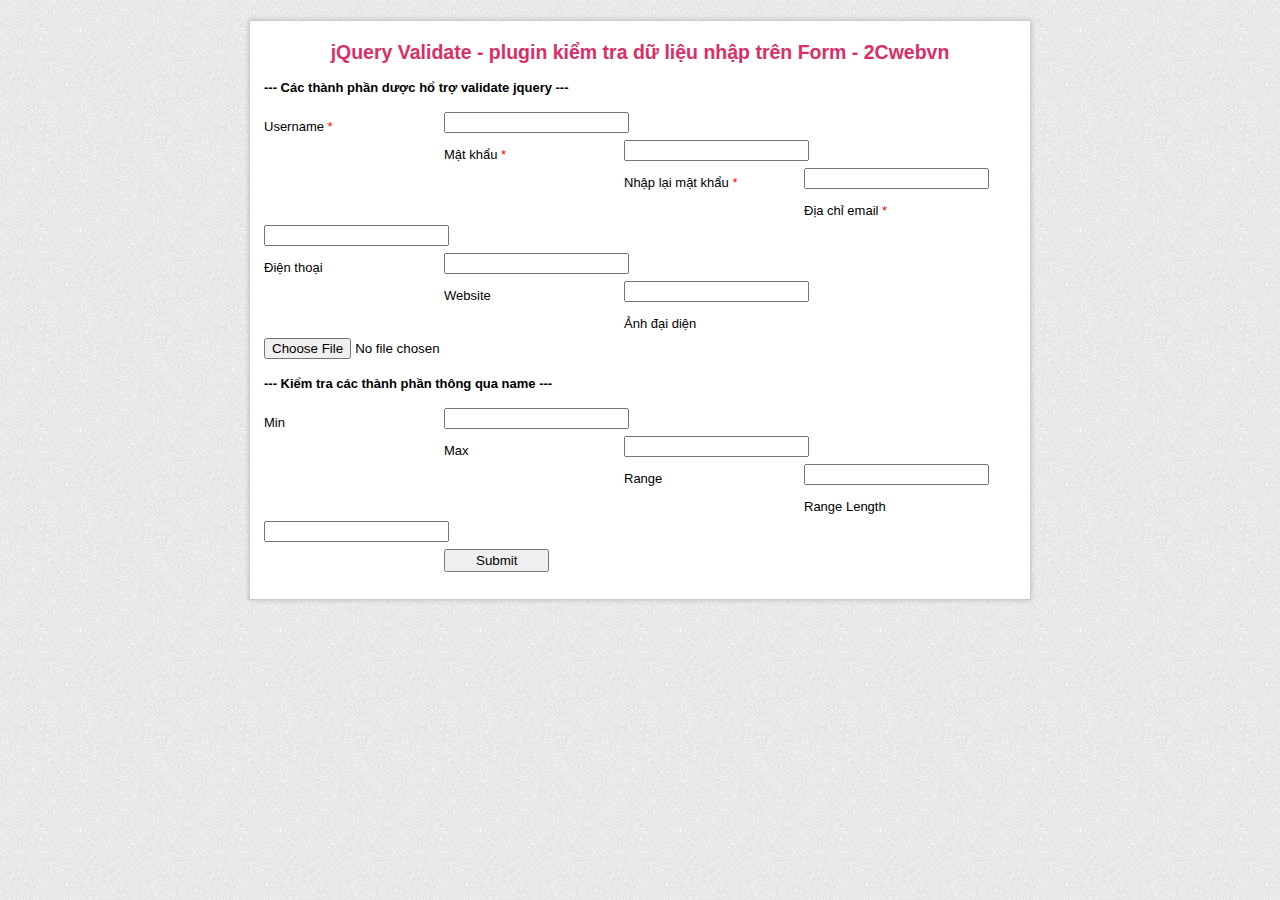
<file: WebApplication/Scripts/jquery-validate-plugin-2cwebvn/index.html>
<!DOCTYPE html PUBLIC "-//W3C//DTD XHTML 1.0 Transitional//EN" "http://www.w3.org/TR/xhtml1/DTD/xhtml1-transitional.dtd">
<html xmlns="http://www.w3.org/1999/xhtml" xml:lang="en" lang="en">
<head>
	<meta http-equiv="content-type" content="text/html; charset=utf-8" />
	<title>jQuery Validate - plugin kiểm tra dữ liệu nhập trên Form - 2Cwebvn</title>
	<link type="text/css" href="style.css" rel="stylesheet">	<script type="text/javascript" src="jquery-1.7.2.min.js"></script>	<script type="text/javascript" src="jquery.validate.min.js"></script>
	<script type="text/javascript" src="localization/messages_vi.js"></script>
	<script type="text/javascript">
		$(document).ready(function(){
			$("#contact").validate({
				errorElement: "span", // Định dạng cho thẻ HTML hiện thông báo lỗi
				rules: {
					cpassword: {
						equalTo: "#password" // So sánh trường cpassword với trường có id là password
					},
					min_field: { min: 5 }, //Giá trị tối thiểu
					max_field: { max : 10 }, //Giá trị tối đa
					range_field: { range: [4,10] }, //Giá trị trong khoảng từ 4 - 10
					rangelength_field: { rangelength: [4,10] } //Chiều dài chuỗi trong khoảng từ 4 - 10 ký tự
				}
			});
		});
	</script>
</head>
<body>
<div id="container">
	<form id="contact" method="post" action="submit.html" enctype="multipart/form-data" class="contact-form" >
		<center><h2>jQuery Validate - plugin kiểm tra dữ liệu nhập trên Form - 2Cwebvn</h2></center>
		<ul>
			<li class="tt">--- Các thành phần dược hổ trợ validate jquery ---</li>
			<li>
				<label for="name">Username <span class="rq"> * </span></label>
				<input class="required" minlength="6" id="username" name="username" type="text" class="text" />
			</li>
			<li>
				<label for="name">Mật khẩu <span class="rq"> * </span></label>
				<input class="required" minlength="6" id="password" name="password" type="text" class="text"/>
			</li><li>
				<label for="name">Nhập lại mật khẩu <span class="rq"> * </span></label>
				<input class="required" name="cpassword" type="text" class="text" tabindex="3" />
			</li>
			<li>
				<label for="email">Địa chỉ email <span class="rq"> * </span></label>
				<input class="required email" id="email" name="email" type="text" class="text"/>
			</li>
			<li>
				<label for="mobi">Điện thoại</label>
				<input id="mobi" class="digits" maxlength="12" name="mobi" type="text" class="text"/>
			</li>
			<li>
				<label for="url">Website</label>
				<input id="url" class="url" name="url" type="text" class="text" tabindex="6" />
			</li>
			<li>
				<label for="file">Ảnh đại diện</label>
				<input type="file" accept="rar|zip|txt|jpeg|gif|png" />
			</li>
			
			<li class="tt">--- Kiểm tra các thành phần thông qua name ---</li>
			<li>
				<label for="min">Min</label>
				<input id="min_field" name="min_field" type="text"  />
			</li>
			<li>
				<label for="max">Max</label>
				<input id="max_field" name="max_field" type="text"  />
			</li>
			<li>
				<label for="range">Range</label>
				<input id="range_field" name="range_field" type="text"  />
			</li>
			<li>
				<label for="rangelength">Range Length</label>
				<input id="rangelength_field" name="rangelength_field" type="text"  />
			</li>
			
			<li>
				<input name="send" class="btTxt submit" type="submit" value="Submit"/>
			</li>
		</ul>
	</form> 
</div><!--End container-->
</body>
</html>
</file>
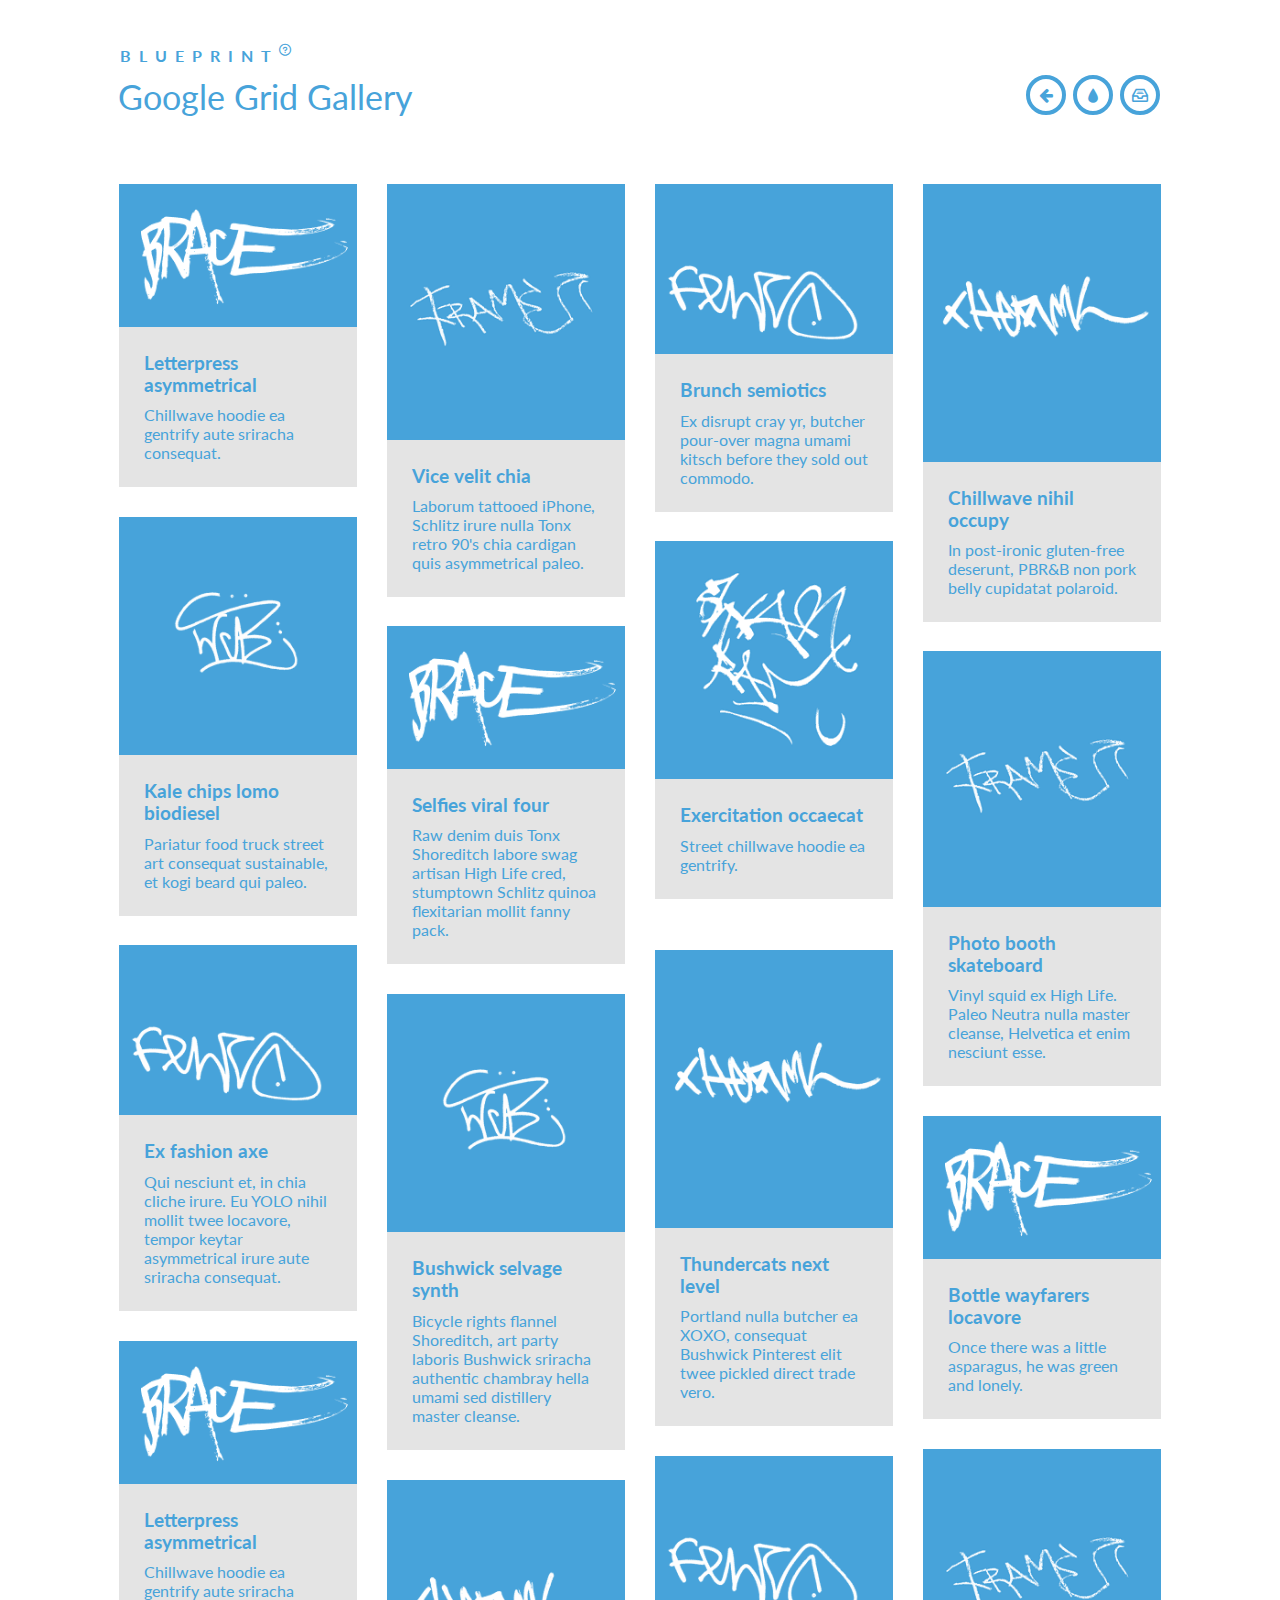
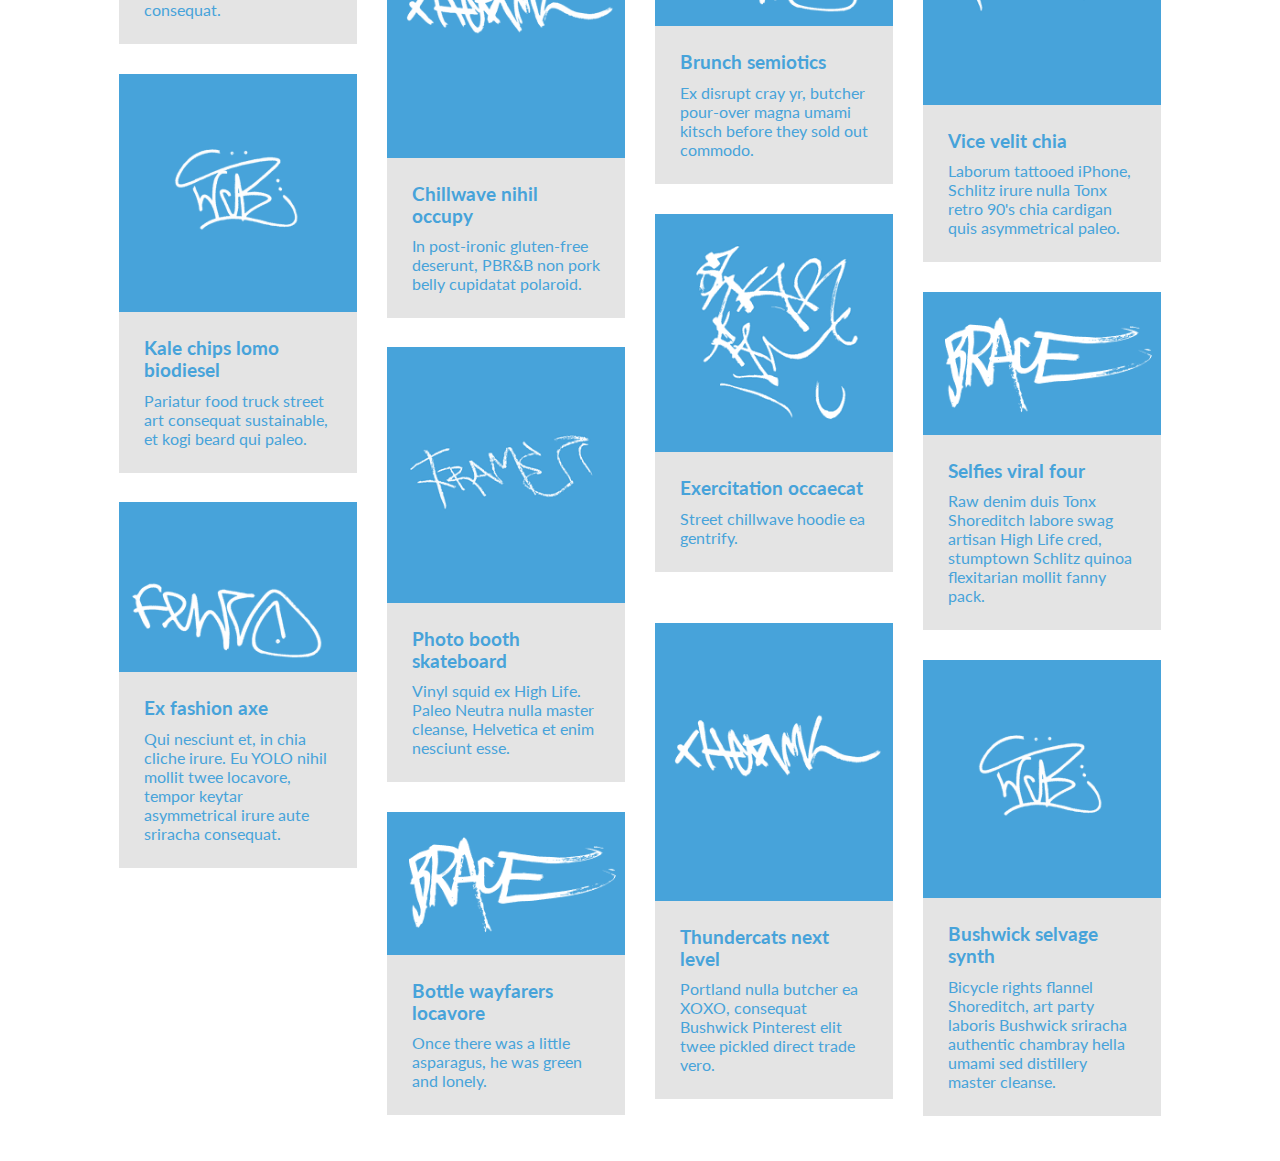
<file: WebApplication/Content/assets/GridGallery/index.html>
<!DOCTYPE html>
<html lang="en" class="no-js">
	<head>
		<meta charset="UTF-8" />
		<meta http-equiv="X-UA-Compatible" content="IE=edge,chrome=1"> 
		<meta name="viewport" content="width=device-width, initial-scale=1.0"> 
		<title>Blueprint: Google Grid Gallery</title>
		<meta name="description" content="Blueprint: Blueprint: Google Grid Gallery" />
		<meta name="keywords" content="google getting started gallery, image gallery, image grid, template, masonry" />
		<meta name="author" content="Codrops" />
		<link rel="shortcut icon" href="../favicon.ico">
		<link rel="stylesheet" type="text/css" href="css/demo.css" />
		<link rel="stylesheet" type="text/css" href="css/component.css" />
		<script src="js/modernizr.custom.js"></script>
	</head>
	<body>
		<div class="container">
			<header class="clearfix">
				<span>Blueprint <span class="bp-icon bp-icon-about" data-content="The Blueprints are a collection of basic and minimal website concepts, components, plugins and layouts with minimal style for easy adaption and usage, or simply for inspiration."></span></span>
				<h1>Google Grid Gallery</h1>
				<nav>
					<a href="http://tympanus.net/Blueprints/FullWidthTabs/" class="bp-icon bp-icon-prev" data-info="previous Blueprint"><span>Previous Blueprint</span></a>
					<!--a href="" class="bp-icon bp-icon-next" data-info="next Blueprint"><span>Next Blueprint</span></a-->
					<a href="http://tympanus.net/codrops/?p=18699" class="bp-icon bp-icon-drop" data-info="back to the Codrops article"><span>back to the Codrops article</span></a>
					<a href="http://tympanus.net/codrops/category/blueprints/" class="bp-icon bp-icon-archive" data-info="Blueprints archive"><span>Go to the archive</span></a>
				</nav>
			</header>
			<div id="grid-gallery" class="grid-gallery">
				<section class="grid-wrap">
					<ul class="grid">
						<li class="grid-sizer"></li><!-- for Masonry column width -->
						<li>
							<figure>
								<img src="img/thumb/1.png" alt="img01"/>
								<figcaption><h3>Letterpress asymmetrical</h3><p>Chillwave hoodie ea gentrify aute sriracha consequat.</p></figcaption>
							</figure>
						</li>
						<li>
							<figure>
								<img src="img/thumb/2.png" alt="img02"/>
								<figcaption><h3>Vice velit chia</h3><p>Laborum tattooed iPhone, Schlitz irure nulla Tonx retro 90's chia cardigan quis asymmetrical paleo. </p></figcaption>
							</figure>
						</li>
						<li>
							<figure>
								<img src="img/thumb/3.png" alt="img03"/>
								<figcaption><h3>Brunch semiotics</h3><p>Ex disrupt cray yr, butcher pour-over magna umami kitsch before they sold out commodo.</p></figcaption>
							</figure>
						</li>
						<li>
							<figure>
								<img src="img/thumb/4.png" alt="img04"/>
								<figcaption><h3>Chillwave nihil occupy</h3><p>In post-ironic gluten-free deserunt, PBR&amp;B non pork belly cupidatat polaroid. </p></figcaption>
							</figure>
						</li>
						<li>
							<figure>
								<img src="img/thumb/5.png" alt="img05"/>
								<figcaption><h3>Kale chips lomo biodiesel</h3><p>Pariatur food truck street art consequat sustainable, et kogi beard qui paleo. </p></figcaption>
							</figure>
						</li>
						<li>
							<figure>
								<img src="img/thumb/6.png" alt="img06"/>
								<figcaption><h3>Exercitation occaecat</h3><p>Street chillwave hoodie ea gentrify.</p></figcaption>
							</figure>
						</li>
						<li>
							<figure>
								<img src="img/thumb/1.png" alt="img01"/>
								<figcaption><h3>Selfies viral four</h3><p>Raw denim duis Tonx Shoreditch labore swag artisan High Life cred, stumptown Schlitz quinoa flexitarian mollit fanny pack.</p></figcaption>
							</figure>
						</li>
						<li>
							<figure>
								<img src="img/thumb/2.png" alt="img02"/>
								<figcaption><h3>Photo booth skateboard</h3><p>Vinyl squid ex High Life. Paleo Neutra nulla master cleanse, Helvetica et enim nesciunt esse.</p></figcaption>
							</figure>
						</li>
						<li>
							<figure>
								<img src="img/thumb/3.png" alt="img03"/>
								<figcaption><h3>Ex fashion axe</h3><p>Qui nesciunt et, in chia cliche irure. Eu YOLO nihil mollit twee locavore, tempor keytar asymmetrical irure aute sriracha consequat.</p></figcaption>
							</figure>
						</li>
						<li>
							<figure>
								<img src="img/thumb/4.png" alt="img04"/>
								<figcaption><h3>Thundercats next level</h3><p>Portland nulla butcher ea XOXO, consequat Bushwick Pinterest elit twee pickled direct trade vero. </p></figcaption>
							</figure>
						</li>
						<li>
							<figure>
								<img src="img/thumb/5.png" alt="img05"/>
								<figcaption><h3>Bushwick selvage synth</h3><p>Bicycle rights flannel Shoreditch, art party laboris Bushwick sriracha authentic chambray hella umami sed distillery master cleanse.</p></figcaption>
							</figure>
						</li>
						<li>
							<figure>
								<img src="img/thumb/1.png" alt="img01"/>
								<figcaption><h3>Bottle wayfarers locavore</h3><p>Once there was a little asparagus, he was green and lonely.</p></figcaption>
							</figure>
						</li>
						<li>
							<figure>
								<img src="img/thumb/1.png" alt="img01"/>
								<figcaption><h3>Letterpress asymmetrical</h3><p>Chillwave hoodie ea gentrify aute sriracha consequat.</p></figcaption>
							</figure>
						</li>
						<li>
							<figure>
								<img src="img/thumb/2.png" alt="img02"/>
								<figcaption><h3>Vice velit chia</h3><p>Laborum tattooed iPhone, Schlitz irure nulla Tonx retro 90's chia cardigan quis asymmetrical paleo. </p></figcaption>
							</figure>
						</li>
						<li>
							<figure>
								<img src="img/thumb/3.png" alt="img03"/>
								<figcaption><h3>Brunch semiotics</h3><p>Ex disrupt cray yr, butcher pour-over magna umami kitsch before they sold out commodo.</p></figcaption>
							</figure>
						</li>
						<li>
							<figure>
								<img src="img/thumb/4.png" alt="img04"/>
								<figcaption><h3>Chillwave nihil occupy</h3><p>In post-ironic gluten-free deserunt, PBR&amp;B non pork belly cupidatat polaroid. </p></figcaption>
							</figure>
						</li>
						<li>
							<figure>
								<img src="img/thumb/5.png" alt="img05"/>
								<figcaption><h3>Kale chips lomo biodiesel</h3><p>Pariatur food truck street art consequat sustainable, et kogi beard qui paleo. </p></figcaption>
							</figure>
						</li>
						<li>
							<figure>
								<img src="img/thumb/6.png" alt="img06"/>
								<figcaption><h3>Exercitation occaecat</h3><p>Street chillwave hoodie ea gentrify.</p></figcaption>
							</figure>
						</li>
						<li>
							<figure>
								<img src="img/thumb/1.png" alt="img01"/>
								<figcaption><h3>Selfies viral four</h3><p>Raw denim duis Tonx Shoreditch labore swag artisan High Life cred, stumptown Schlitz quinoa flexitarian mollit fanny pack.</p></figcaption>
							</figure>
						</li>
						<li>
							<figure>
								<img src="img/thumb/2.png" alt="img02"/>
								<figcaption><h3>Photo booth skateboard</h3><p>Vinyl squid ex High Life. Paleo Neutra nulla master cleanse, Helvetica et enim nesciunt esse.</p></figcaption>
							</figure>
						</li>
						<li>
							<figure>
								<img src="img/thumb/3.png" alt="img03"/>
								<figcaption><h3>Ex fashion axe</h3><p>Qui nesciunt et, in chia cliche irure. Eu YOLO nihil mollit twee locavore, tempor keytar asymmetrical irure aute sriracha consequat.</p></figcaption>
							</figure>
						</li>
						<li>
							<figure>
								<img src="img/thumb/4.png" alt="img04"/>
								<figcaption><h3>Thundercats next level</h3><p>Portland nulla butcher ea XOXO, consequat Bushwick Pinterest elit twee pickled direct trade vero. </p></figcaption>
							</figure>
						</li>
						<li>
							<figure>
								<img src="img/thumb/5.png" alt="img05"/>
								<figcaption><h3>Bushwick selvage synth</h3><p>Bicycle rights flannel Shoreditch, art party laboris Bushwick sriracha authentic chambray hella umami sed distillery master cleanse.</p></figcaption>
							</figure>
						</li>
						<li>
							<figure>
								<img src="img/thumb/1.png" alt="img01"/>
								<figcaption><h3>Bottle wayfarers locavore</h3><p>Once there was a little asparagus, he was green and lonely.</p></figcaption>
							</figure>
						</li>
					</ul>
				</section><!-- // grid-wrap -->
				<section class="slideshow">
					<ul>
						<li>
							<figure>
								<figcaption>
									<h3>Letterpress asymmetrical</h3>
									<p>Kale chips lomo biodiesel stumptown Godard Tumblr, mustache sriracha tattooed cray aute slow-carb placeat delectus. Letterpress asymmetrical fanny pack art party est pour-over skateboard anim quis, ullamco craft beer.</p>
								</figcaption>
								<img src="img/large/1.png" alt="img01"/>
							</figure>
						</li>
						<li>
							<figure>
								<figcaption>
									<h3>Vice velit chia</h3>
									<p>Chillwave Echo Park Etsy organic Cosby sweater seitan authentic pour-over. Occupy wolf selvage bespoke tattooed, cred sustainable Odd Future hashtag butcher.</p>
								</figcaption>
								<img src="img/large/2.png" alt="img02"/>
							</figure>
						</li>
						<li>
							<figure>
								<figcaption>
									<h3>Brunch semiotics</h3>
									<p>IPhone PBR polaroid before they sold out meh you probably haven't heard of them leggings tattooed tote bag, butcher paleo next level single-origin coffee photo booth.</p>
								</figcaption>
								<img src="img/large/3.png" alt="img03"/>
							</figure>
						</li>
						<li>
							<figure>
								<figcaption>
									<h3>Chillwave nihil occupy</h3>
									<p>Vice cliche locavore mumblecore vegan wayfarers asymmetrical letterpress hoodie mustache. Shabby chic lomo polaroid, scenester 8-bit Portland Pitchfork VHS tote bag.</p>
								</figcaption>
								<img src="img/large/4.png" alt="img04"/>
							</figure>
						</li>
						<li>
							<figure>
								<figcaption>
									<h3>Kale chips lomo biodiesel</h3>
									<p>Chambray Schlitz pug YOLO, PBR Tumblr semiotics. Flexitarian YOLO ennui Blue Bottle, forage dreamcatcher chillwave put a bird on it craft beer Etsy.</p>
								</figcaption>
								<img src="img/large/5.png" alt="img05"/>
							</figure>
						</li>
						<li>
							<figure>
								<figcaption>
									<h3>Exercitation occaecat</h3>
									<p>Cosby sweater hella lomo Thundercats VHS occupy High Life. Synth pop-up readymade single-origin coffee, fanny pack tousled retro. Fingerstache mlkshk ugh hashtag, church-key ethnic street art pug yr.</p>
								</figcaption>
								<img src="img/large/6.png" alt="img06"/>
							</figure>
						</li>
						<li>
							<figure>
								<figcaption>
									<h3>Selfies viral four</h3>
									<p>Ethnic readymade pug, small batch XOXO Odd Future normcore kogi food truck craft beer single-origin coffee banh mi photo booth raw denim. XOXO messenger bag pug VHS. Forage gluten-free polaroid, twee hoodie chillwave Helvetica.</p>
								</figcaption>
								<img src="img/large/1.png" alt="img01"/>
							</figure>
						</li>
						<li>
							<figure>
								<figcaption>
									<h3>Photo booth skateboard</h3>
									<p>Thundercats pour-over four loko skateboard Brooklyn, Etsy sriracha leggings dreamcatcher narwhal authentic 3 wolf moon synth Portland. Shabby chic photo booth Blue Bottle keffiyeh, McSweeney's roof party Carles.</p>
								</figcaption>
								<img src="img/large/2.png" alt="img02"/>
							</figure>
						</li>
						<li>
							<figure>
								<figcaption>
									<h3>Ex fashion axe</h3>
									<p>Ennui Blue Bottle shabby chic, organic butcher High Life tattooed meggings jean shorts Brooklyn sartorial polaroid. Cray raw denim +1, bespoke High Life Odd Future banh mi chillwave Marfa kogi disrupt paleo direct trade 90's Godard. </p>
								</figcaption>
								<img src="img/large/3.png" alt="img03"/>
							</figure>
						</li>
						<li>
							<figure>
								<figcaption>
									<h3>Thundercats next level</h3>
									<p>Typewriter authentic PBR, iPhone mixtape fixie post-ironic fingerstache Pitchfork artisan. Wayfarers master cleanse occupy, Tonx lo-fi swag Truffaut irony whatever Blue Bottle readymade PBR gluten-free. Lomo Pinterest Banksy fap. Retro ennui you probably haven't heard of them iPhone, PBR fashion axe polaroid.</p>
								</figcaption>
								<img src="img/large/4.png" alt="img04"/>
							</figure>
						</li>
						<li>
							<figure>
								<figcaption>
									<h3>Bushwick selvage synth</h3>
									<p>Schlitz deserunt pour-over consectetur. Selfies plaid asymmetrical farm-to-table, cred gastropub photo booth narwhal non roof party velit raw denim slow-carb meggings pug. Tempor post-ironic seitan cliche bicycle rights. Meh viral Williamsburg, quinoa 8-bit kale chips YOLO Marfa accusamus.</p>
								</figcaption>
								<img src="img/large/5.png" alt="img05"/>
							</figure>
						</li>
						<li>
							<figure>
								<figcaption>
									<h3>Bottle wayfarers locavore</h3>
									<p>Aliqua High Life art party fixie farm-to-table. Kitsch Echo Park shabby chic, narwhal fugiat Cosby sweater asymmetrical gastropub tofu. Authentic minim Pinterest Blue Bottle beard, aliqua chia XOXO dolor freegan banh mi vegan fugiat.</p>
								</figcaption>
								<img src="img/large/1.png" alt="img01"/>
							</figure>
						</li>
						<li>
							<figure>
								<figcaption>
									<h3>Letterpress asymmetrical</h3>
									<p>Pickled hoodie Pinterest 90's proident church-key chambray. Salvia incididunt slow-carb ugh skateboard velit, flannel authentic hoodie lomo fixie photo booth farm-to-table. Minim meggings Bushwick, semiotics Vice put a bird.</p>
								</figcaption>
								<img src="img/large/1.png" alt="img01"/>
							</figure>
						</li>
						<li>
							<figure>
								<figcaption>
									<h3>Vice velit chia</h3>
									<p>Tattooed assumenda chambray cray officia. 90's mollit ethnic church-key ex eu pop-up gentrify. Tonx raw denim eu, bitters nesciunt distillery Neutra pop-up. Drinking vinegar Helvetica Truffaut tattooed.</p>
								</figcaption>
								<img src="img/large/2.png" alt="img02"/>
							</figure>
						</li>
						<li>
							<figure>
								<figcaption>
									<h3>Brunch semiotics</h3>
									<p>Gentrify High Life adipisicing, duis slow-carb kogi Tumblr raw denim freegan Echo Park. Fingerstache laboris pork belly messenger bag, you probably haven't heard of them vegan twee Intelligentsia Vice Etsy pickled put a bird on it Godard roof party. Meggings small batch dreamcatcher velit.</p>
								</figcaption>
								<img src="img/large/3.png" alt="img03"/>
							</figure>
						</li>
						<li>
							<figure>
								<figcaption>
									<h3>Chillwave nihil occupy</h3>
									<p>Marfa exercitation non, beard +1 hashtag cardigan gluten-free mixtape church-key ugh eu Portland leggings. Ennui farm-to-table fingerstache keytar Echo Park tattooed. Seitan qui artisan, aliquip cupidatat sunt Portland wayfarers duis.</p>
								</figcaption>
								<img src="img/large/4.png" alt="img04"/>
							</figure>
						</li>
						<li>
							<figure>
								<figcaption>
									<h3>Kale chips lomo biodiesel</h3>
									<p>Lomo church-key whatever, seitan laborum drinking vinegar lo-fi semiotics nihil meh. Skateboard irure before they sold out Banksy. Narwhal High Life lomo aliqua drinking vinegar. PBR&B placeat proident, craft beer forage DIY nostrud meh flexitarian keytar Helvetica.</p>
								</figcaption>
								<img src="img/large/5.png" alt="img05"/>
							</figure>
						</li>
						<li>
							<figure>
								<figcaption>
									<h3>Exercitation occaecat</h3>
									<p>Skateboard Truffaut bicycle rights seitan normcore. Culpa lo-fi ennui, Pinterest before they sold out Echo Park roof party sapiente aesthetic consequat Truffaut freegan voluptate. Kogi banh mi vero nihil, freegan gluten-free cliche. Forage Etsy laboris anim normcore, McSweeney's ex.</p>
								</figcaption>
								<img src="img/large/6.png" alt="img06"/>
							</figure>
						</li>
						<li>
							<figure>
								<figcaption>
									<h3>Selfies viral four</h3>
									<p>Viral roof party locavore flexitarian nihil fanny pack actually Odd Future anim commodo. Sunt yr aute, enim quis plaid sartorial duis leggings lo-fi gluten-free. Tote bag flexitarian pug stumptown, Cosby sweater try-hard ethnic scenester. Mumblecore +1 hoodie accusamus skateboard slow-carb, Thundercats Godard placeat craft beer meh enim trust fund.</p>
								</figcaption>
								<img src="img/large/1.png" alt="img01"/>
							</figure>
						</li>
						<li>
							<figure>
								<figcaption>
									<h3>Photo booth skateboard</h3>
									<p>Culpa pour-over cray nesciunt dreamcatcher. Meggings distillery cillum raw denim voluptate, single-origin coffee lo-fi ethical iPhone four loko nihil salvia. Biodiesel ea Intelligentsia quis deep v, American Apparel trust fund slow-carb synth semiotics quinoa Brooklyn pour-over nulla Godard.</p>
								</figcaption>
								<img src="img/large/2.png" alt="img02"/>
							</figure>
						</li>
						<li>
							<figure>
								<figcaption>
									<h3>Ex fashion axe</h3>
									<p>Bespoke irony tousled nihil flexitarian, salvia tempor nostrud Bushwick hashtag Austin ethnic disrupt. Beard Helvetica nihil, chia craft beer Wes Anderson keytar dolore. Irure incididunt flexitarian photo booth cillum, YOLO deserunt Brooklyn artisan. Brunch assumenda irony, Blue Bottle roof party DIY ullamco quis.</p>
								</figcaption>
								<img src="img/large/3.png" alt="img03"/>
							</figure>
						</li>
						<li>
							<figure>
								<figcaption>
									<h3>Thundercats next level</h3>
									<p>Lorem ipsum dolor sit amet, consectetur adipisicing elit, sed do eiusmod
									tempor incididunt ut labore et dolore magna aliqua. Ut enim ad minim veniam,
									quis nostrud exercitation ullamco laboris nisi ut aliquip ex ea.</p>
								</figcaption>
								<img src="img/large/4.png" alt="img04"/>
							</figure>
						</li>
						<li>
							<figure>
								<figcaption>
									<h3>Bushwick selvage synth</h3>
									<p>Ethical Truffaut tofu food truck cred cornhole. Irure umami Austin cornhole blog ethical. Aliqua yr Truffaut, adipisicing hashtag Shoreditch eiusmod tempor literally vinyl.</p>
								</figcaption>
								<img src="img/large/5.png" alt="img05"/>
							</figure>
						</li>
						<li>
							<figure>
								<figcaption>
									<h3>Bottle wayfarers locavore</h3>
									<p>Pork belly irony Shoreditch fashion axe DIY. Portland banjo irony, squid gentrify Austin fixie church-key magna. Marfa artisan Echo Park, McSweeney's banjo sunt keytar tofu. Brooklyn PBR single-origin coffee disrupt polaroid ut, gluten-free XOXO plaid magna.</p>
								</figcaption>
								<img src="img/large/1.png" alt="img01"/>
							</figure>
						</li>
					</ul>
					<nav>
						<span class="icon nav-prev"></span>
						<span class="icon nav-next"></span>
						<span class="icon nav-close"></span>
					</nav>
					<div class="info-keys icon">Navigate with arrow keys</div>
				</section><!-- // slideshow -->
			</div><!-- // grid-gallery -->
		</div>
		<script src="js/imagesloaded.pkgd.min.js"></script>
		<script src="js/masonry.pkgd.min.js"></script>
		<script src="js/classie.js"></script>
		<script src="js/cbpGridGallery.js"></script>
		<script>
			new CBPGridGallery( document.getElementById( 'grid-gallery' ) );
		</script>
	</body>
</html>
</file>
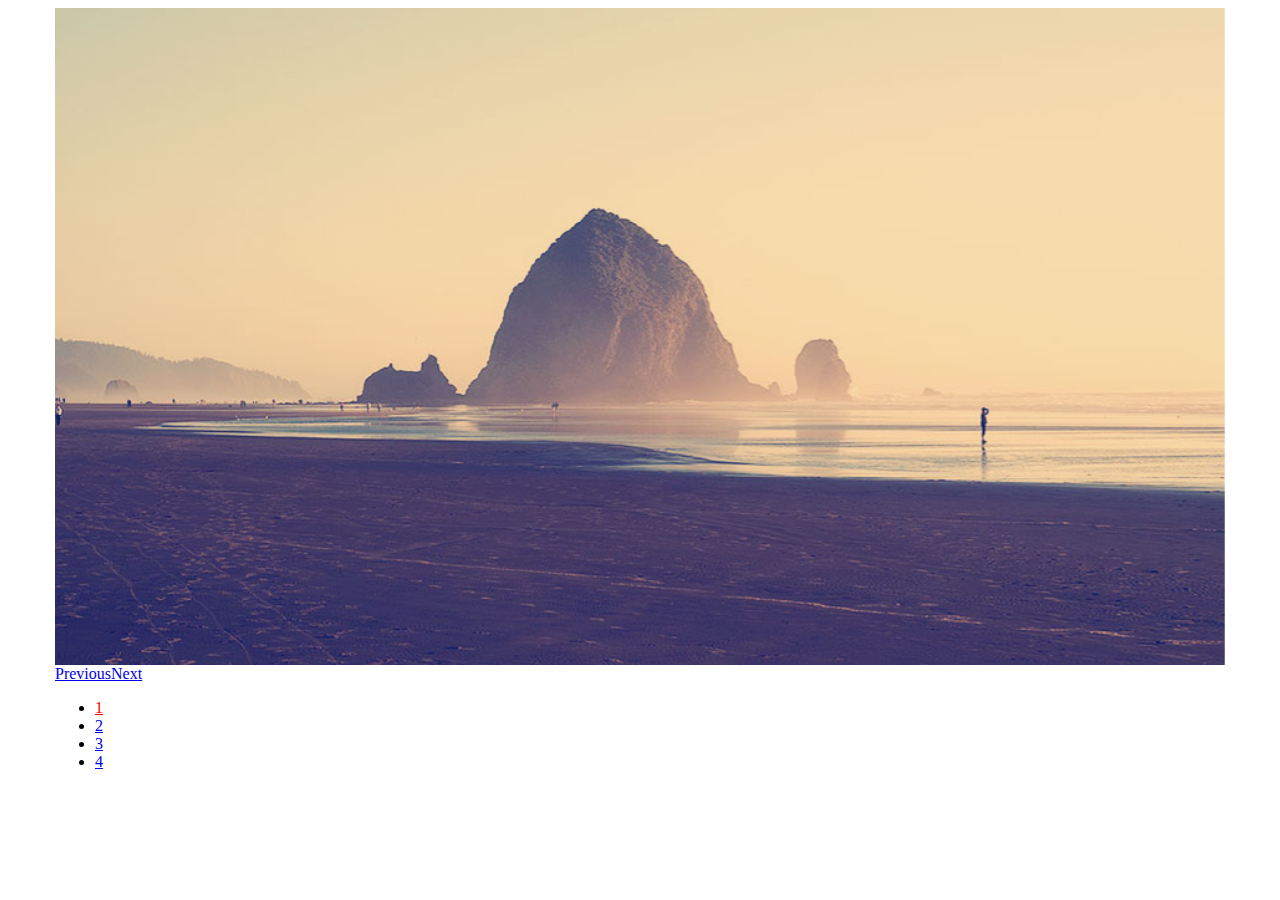
<file: WebApplication/Content/assets/Slides-SlidesJS-3/examples/basic-fade/index.html>
<!doctype html>
<html>
<head>
  <meta charset="utf-8">
  <title>SlidesJS Basic Code Example</title>
  <meta name="description" content="SlidesJS is a simple slideshow plugin for jQuery. Packed with a useful set of features to help novice and advanced developers alike create elegant and user-friendly slideshows.">
  <meta name="author" content="Nathan Searles">

  <!-- SlidesJS Required (if responsive): Sets the page width to the device width. -->
  <meta name="viewport" content="width=device-width">
  <!-- End SlidesJS Required -->

  <!-- SlidesJS Required: These styles are required if you'd like a responsive slideshow -->
  <style>
    /* Prevent the slideshow from flashing on load */
    #slides {
      display: none
    }

    /* Center the slideshow */
    .container {
      margin: 0 auto
    }

    /* Show active item in the pagination */
    .slidesjs-pagination .active {
      color:red;
    }

    /* Media quires for a responsive layout */

    /* For tablets & smart phones */
    @media (max-width: 767px) {
      body {
        padding-left: 10px;
        padding-right: 10px;
      }
      .container {
        width: auto
      }
    }

    /* For smartphones */
    @media (max-width: 480px) {
      .container {
        width: auto
      }
    }

    /* For smaller displays like laptops */
    @media (min-width: 768px) and (max-width: 979px) {
      .container {
        width: 724px
      }
    }

    /* For larger displays */
    @media (min-width: 1200px) {
      .container {
        width: 1170px
      }
    }
  </style>
  <!-- SlidesJS Required: -->
</head>
<body>

  <!-- SlidesJS Required: Start Slides -->
  <!-- The container is used to define the width of the slideshow -->
  <div class="container">
    <div id="slides">
      <img src="img/example-slide-1.jpg" alt="Photo by: Missy S Link: http://www.flickr.com/photos/listenmissy/5087404401/">
      <img src="img/example-slide-2.jpg" alt="Photo by: Daniel Parks Link: http://www.flickr.com/photos/parksdh/5227623068/">
      <img src="img/example-slide-3.jpg" alt="Photo by: Mike Ranweiler Link: http://www.flickr.com/photos/27874907@N04/4833059991/">
      <img src="img/example-slide-4.jpg" alt="Photo by: Stuart SeegerLink: http://www.flickr.com/photos/stuseeger/97577796/">
    </div>
  </div>
  <!-- End SlidesJS Required: Start Slides -->

  <!-- SlidesJS Required: Link to jQuery -->
  <script src="http://code.jquery.com/jquery-1.9.1.min.js"></script>
  <!-- End SlidesJS Required -->

  <!-- SlidesJS Required: Link to jquery.slides.js -->
  <script src="js/jquery.slides.min.js"></script>
  <!-- End SlidesJS Required -->

  <!-- SlidesJS Required: Initialize SlidesJS with a jQuery doc ready -->
  <script>
    $(function() {
      $('#slides').slidesjs({
        width: 940,
        height: 528,
        navigation: {
          effect: "fade"
        },
        pagination: {
          effect: "fade"
        },
        effect: {
          fade: {
            speed: 400
          }
        }
      });
    });
  </script>
  <!-- End SlidesJS Required -->
</body>
</html>
</file>
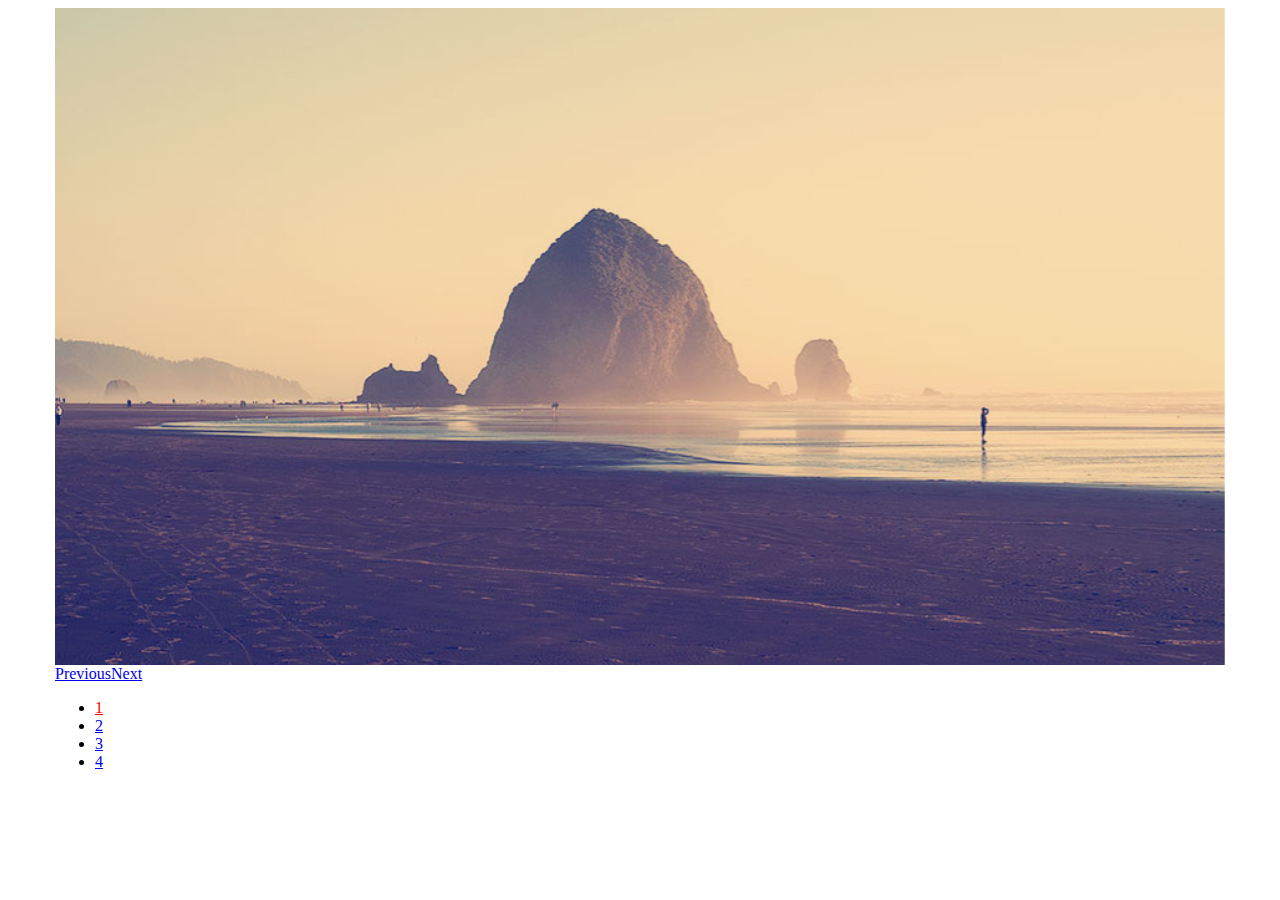
<file: WebApplication/Content/assets/Slides-SlidesJS-3/examples/basic-slide/index.html>
<!doctype html>
<html>
<head>
  <meta charset="utf-8">
  <title>SlidesJS Basic Code Example</title>
  <meta name="description" content="SlidesJS is a simple slideshow plugin for jQuery. Packed with a useful set of features to help novice and advanced developers alike create elegant and user-friendly slideshows.">
  <meta name="author" content="Nathan Searles">

  <!-- SlidesJS Required (if responsive): Sets the page width to the device width. -->
  <meta name="viewport" content="width=device-width">
  <!-- End SlidesJS Required -->

  <!-- SlidesJS Required: These styles are required if you'd like a responsive slideshow -->
  <style>
    /* Prevent the slideshow from flashing on load */
    #slides {
      display: none
    }

    /* Center the slideshow */
    .container {
      margin: 0 auto
    }

    /* Show active item in the pagination */
    .slidesjs-pagination .active {
      color:red;
    }

    /* Media quires for a responsive layout */

    /* For tablets & smart phones */
    @media (max-width: 767px) {
      body {
        padding-left: 10px;
        padding-right: 10px;
      }
      .container {
        width: auto
      }
    }

    /* For smartphones */
    @media (max-width: 480px) {
      .container {
        width: auto
      }
    }

    /* For smaller displays like laptops */
    @media (min-width: 768px) and (max-width: 979px) {
      .container {
        width: 724px
      }
    }

    /* For larger displays */
    @media (min-width: 1200px) {
      .container {
        width: 1170px
      }
    }
  </style>
  <!-- SlidesJS Required: -->
</head>
<body>

  <!-- SlidesJS Required: Start Slides -->
  <!-- The container is used to define the width of the slideshow -->
  <div class="container">
    <div id="slides">
      <img src="img/example-slide-1.jpg" alt="Photo by: Missy S Link: http://www.flickr.com/photos/listenmissy/5087404401/">
      <img src="img/example-slide-2.jpg" alt="Photo by: Daniel Parks Link: http://www.flickr.com/photos/parksdh/5227623068/">
      <img src="img/example-slide-3.jpg" alt="Photo by: Mike Ranweiler Link: http://www.flickr.com/photos/27874907@N04/4833059991/">
      <img src="img/example-slide-4.jpg" alt="Photo by: Stuart SeegerLink: http://www.flickr.com/photos/stuseeger/97577796/">
    </div>
  </div>
  <!-- End SlidesJS Required: Start Slides -->

  <!-- SlidesJS Required: Link to jQuery -->
  <script src="http://code.jquery.com/jquery-1.9.1.min.js"></script>
  <!-- End SlidesJS Required -->

  <!-- SlidesJS Required: Link to jquery.slides.js -->
  <script src="js/jquery.slides.min.js"></script>
  <!-- End SlidesJS Required -->

  <!-- SlidesJS Required: Initialize SlidesJS with a jQuery doc ready -->
  <script>
    $(function() {
      $('#slides').slidesjs({
        width: 940,
        height: 528
      });
    });
  </script>
  <!-- End SlidesJS Required -->
</body>
</html>
</file>
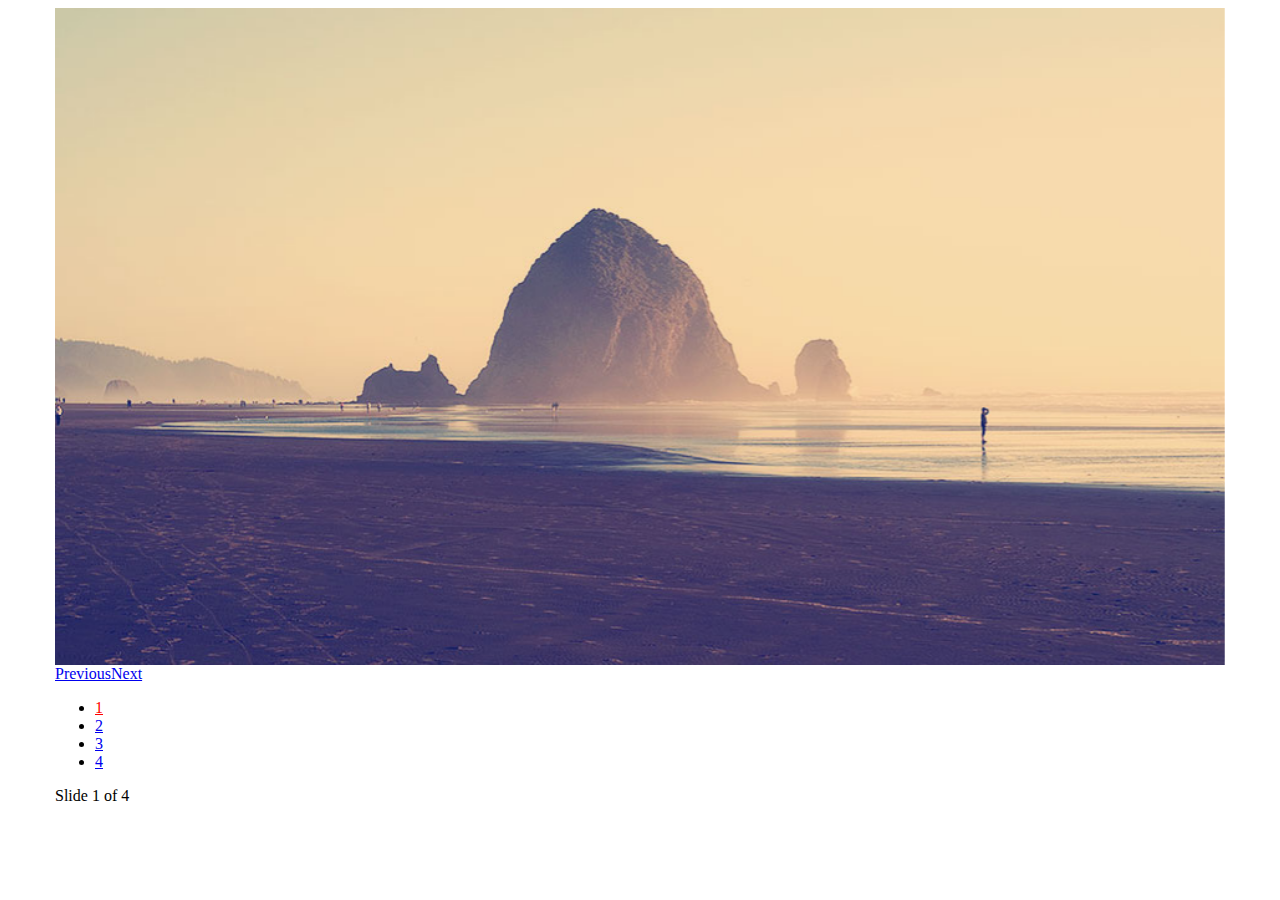
<file: WebApplication/Content/assets/Slides-SlidesJS-3/examples/callbacks/index.html>
<!doctype html>
<html>
<head>
  <meta charset="utf-8">
  <title>SlidesJS Basic Code Example</title>
  <meta name="description" content="SlidesJS is a simple slideshow plugin for jQuery. Packed with a useful set of features to help novice and advanced developers alike create elegant and user-friendly slideshows.">
  <meta name="author" content="Nathan Searles">

  <!-- SlidesJS Required (if responsive): Sets the page width to the device width. -->
  <meta name="viewport" content="width=device-width">
  <!-- End SlidesJS Required -->

  <!-- SlidesJS Required: These styles are required if you'd like a responsive slideshow -->
  <style>
    /* Prevent the slideshow from flashing on load */
    #slides {
      display: none
    }

    /* Center the slideshow */
    .container {
      margin: 0 auto
    }

    /* Show active item in the pagination */
    .slidesjs-pagination .active {
      color:red;
    }

    /* Media quires for a responsive layout */

    /* For tablets & smart phones */
    @media (max-width: 767px) {
      body {
        padding-left: 10px;
        padding-right: 10px;
      }
      .container {
        width: auto
      }
    }

    /* For smartphones */
    @media (max-width: 480px) {
      .container {
        width: auto
      }
    }

    /* For smaller displays like laptops */
    @media (min-width: 768px) and (max-width: 979px) {
      .container {
        width: 724px
      }
    }

    /* For larger displays */
    @media (min-width: 1200px) {
      .container {
        width: 1170px
      }
    }
  </style>
  <!-- SlidesJS Required: -->
</head>
<body>

  <!-- SlidesJS Required: Start Slides -->
  <!-- The container is used to define the width of the slideshow -->
  <div class="container">
    <div id="slides">
      <img src="img/example-slide-1.jpg" alt="Photo by: Missy S Link: http://www.flickr.com/photos/listenmissy/5087404401/">
      <img src="img/example-slide-2.jpg" alt="Photo by: Daniel Parks Link: http://www.flickr.com/photos/parksdh/5227623068/">
      <img src="img/example-slide-3.jpg" alt="Photo by: Mike Ranweiler Link: http://www.flickr.com/photos/27874907@N04/4833059991/">
      <img src="img/example-slide-4.jpg" alt="Photo by: Stuart SeegerLink: http://www.flickr.com/photos/stuseeger/97577796/">
    </div>
    <div id="slidesjs-log">Slide <span class="slidesjs-slide-number">1</span> of 4</div>
  </div>
  <!-- End SlidesJS Required: Start Slides -->

  <!-- SlidesJS Required: Link to jQuery -->
  <script src="http://code.jquery.com/jquery-1.9.1.min.js"></script>
  <!-- End SlidesJS Required -->

  <!-- SlidesJS Required: Link to jquery.slides.js -->
  <script src="js/jquery.slides.min.js"></script>
  <!-- End SlidesJS Required -->

  <!-- SlidesJS Required: Initialize SlidesJS with a jQuery doc ready -->
  <script>
    $(function() {
      $('#slides').slidesjs({
        width: 940,
        height: 528,
        callback: {
          loaded: function(number) {
            // Use your browser console to view log
            console.log('SlidesJS: Loaded with slide #' + number);

            // Show start slide in log
            $('#slidesjs-log .slidesjs-slide-number').text(number);
          },
          start: function(number) {
            // Use your browser console to view log
            console.log('SlidesJS: Start Animation on slide #' + number);
          },
          complete: function(number) {
            // Use your browser console to view log
            console.log('SlidesJS: Animation Complete. Current slide is #' + number);

            // Change slide number on animation complete
            $('#slidesjs-log .slidesjs-slide-number').text(number);
          }
        }
      });
    });
  </script>
  <!-- End SlidesJS Required -->
</body>
</html>
</file>
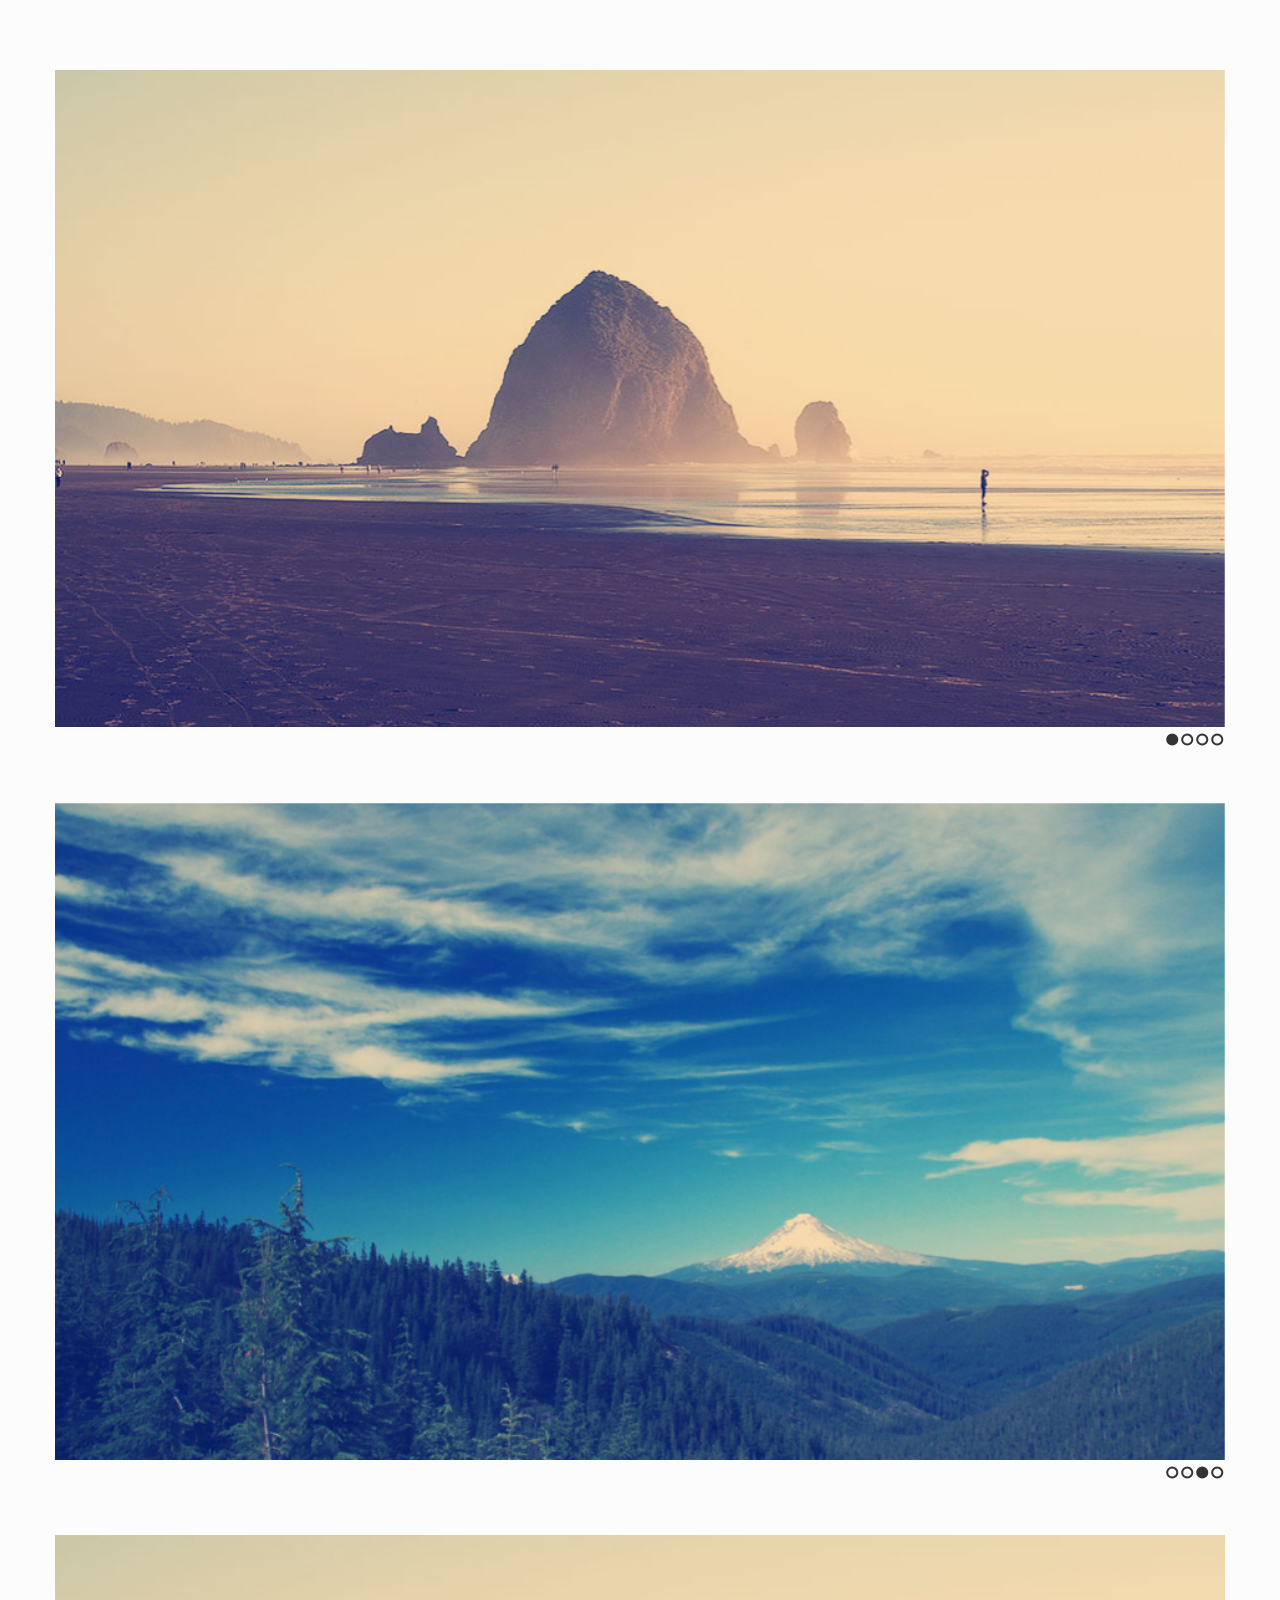
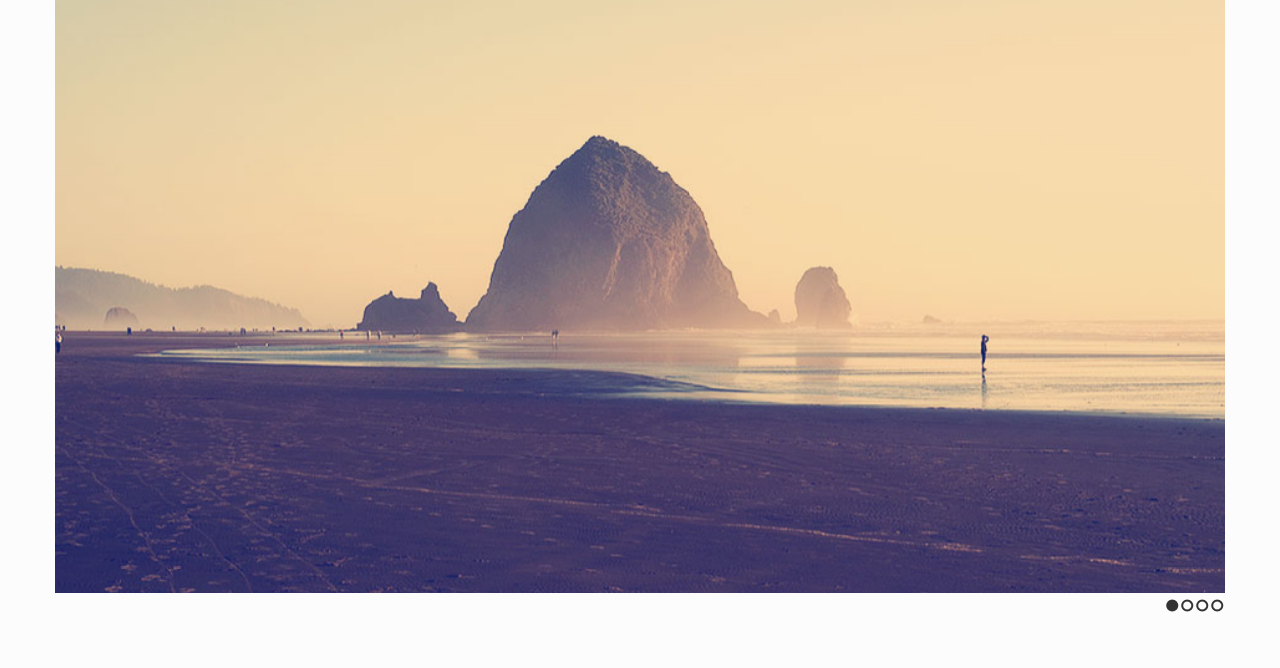
<file: WebApplication/Content/assets/Slides-SlidesJS-3/examples/multiple/index.html>
<!doctype html>
<html>
<head>
  <meta charset="utf-8">
  <title>SlidesJS Standard Code Example</title>
  <meta name="description" content="SlidesJS is a simple slideshow plugin for jQuery. Packed with a useful set of features to help novice and advanced developers alike create elegant and user-friendly slideshows.">
  <meta name="author" content="Nathan Searles">

  <!-- SlidesJS Required (if responsive): Sets the page width to the device width. -->
  <meta name="viewport" content="width=device-width">
  <!-- End SlidesJS Required -->

  <!-- CSS for slidesjs.com example -->
  <link rel="stylesheet" href="css/example.css">
  <link rel="stylesheet" href="css/font-awesome.min.css">
  <!-- End CSS for slidesjs.com example -->

  <!-- SlidesJS Optional: If you'd like to use this design -->
  <style>
    body {
      -webkit-font-smoothing: antialiased;
      font: normal 15px/1.5 "Helvetica Neue", Helvetica, Arial, sans-serif;
      color: #232525;
      padding-top:70px;
    }

    #slides,
    #slides2,
    #slides3 {
      display: none;
      margin-bottom:50px;
    }

    .slidesjs-navigation {
      margin-top:3px;
    }

    .slidesjs-previous {
      margin-right: 5px;
      float: left;
    }

    .slidesjs-next {
      margin-right: 5px;
      float: left;
    }

    .slidesjs-pagination {
      margin: 6px 0 0;
      float: right;
      list-style: none;
    }

    .slidesjs-pagination li {
      float: left;
      margin: 0 1px;
    }

    .slidesjs-pagination li a {
      display: block;
      width: 13px;
      height: 0;
      padding-top: 13px;
      background-image: url(img/pagination.png);
      background-position: 0 0;
      float: left;
      overflow: hidden;
    }

    .slidesjs-pagination li a.active,
    .slidesjs-pagination li a:hover.active {
      background-position: 0 -13px
    }

    .slidesjs-pagination li a:hover {
      background-position: 0 -26px
    }

    a:link,
    a:visited {
      color: #333
    }

    a:hover,
    a:active {
      color: #9e2020
    }

    .navbar {
      overflow: hidden
    }
  </style>
  <!-- End SlidesJS Optional-->

  <!-- SlidesJS Required: These styles are required if you'd like a responsive slideshow -->
  <style>
    #slides {
      display: none
    }

    .container {
      margin: 0 auto
    }

    /* For tablets & smart phones */
    @media (max-width: 767px) {
      body {
        padding-left: 20px;
        padding-right: 20px;
      }
      .container {
        width: auto
      }
    }

    /* For smartphones */
    @media (max-width: 480px) {
      .container {
        width: auto
      }
    }

    /* For smaller displays like laptops */
    @media (min-width: 768px) and (max-width: 979px) {
      .container {
        width: 724px
      }
    }

    /* For larger displays */
    @media (min-width: 1200px) {
      .container {
        width: 1170px
      }
    }
  </style>
  <!-- SlidesJS Required: -->
</head>
<body>
  <!-- SlidesJS Required: Start Slides -->
  <!-- The container is used to define the width of the slideshow -->
  <div class="container">
    <div id="slides">
      <img src="img/example-slide-1.jpg" alt="Photo by: Missy S Link: http://www.flickr.com/photos/listenmissy/5087404401/">
      <img src="img/example-slide-2.jpg" alt="Photo by: Daniel Parks Link: http://www.flickr.com/photos/parksdh/5227623068/">
      <img src="img/example-slide-3.jpg" alt="Photo by: Mike Ranweiler Link: http://www.flickr.com/photos/27874907@N04/4833059991/">
      <img src="img/example-slide-4.jpg" alt="Photo by: Stuart SeegerLink: http://www.flickr.com/photos/stuseeger/97577796/">
      <a href="#" class="slidesjs-previous slidesjs-navigation"><i class="icon-chevron-left"></i></a>
      <a href="#" class="slidesjs-next slidesjs-navigation"><i class="icon-chevron-right"></i></a>
    </div>

    <div id="slides2">
      <img src="img/example-slide-1.jpg" alt="Photo by: Missy S Link: http://www.flickr.com/photos/listenmissy/5087404401/">
      <img src="img/example-slide-2.jpg" alt="Photo by: Daniel Parks Link: http://www.flickr.com/photos/parksdh/5227623068/">
      <img src="img/example-slide-3.jpg" alt="Photo by: Mike Ranweiler Link: http://www.flickr.com/photos/27874907@N04/4833059991/">
      <img src="img/example-slide-4.jpg" alt="Photo by: Stuart SeegerLink: http://www.flickr.com/photos/stuseeger/97577796/">
      <a href="#" class="slidesjs-previous slidesjs-navigation"><i class="icon-chevron-left"></i></a>
      <a href="#" class="slidesjs-next slidesjs-navigation"><i class="icon-chevron-right"></i></a>
    </div>

    <div id="slides3">
      <img src="img/example-slide-1.jpg" alt="Photo by: Missy S Link: http://www.flickr.com/photos/listenmissy/5087404401/">
      <img src="img/example-slide-2.jpg" alt="Photo by: Daniel Parks Link: http://www.flickr.com/photos/parksdh/5227623068/">
      <img src="img/example-slide-3.jpg" alt="Photo by: Mike Ranweiler Link: http://www.flickr.com/photos/27874907@N04/4833059991/">
      <img src="img/example-slide-4.jpg" alt="Photo by: Stuart SeegerLink: http://www.flickr.com/photos/stuseeger/97577796/">
      <a href="#" class="slidesjs-previous slidesjs-navigation"><i class="icon-chevron-left"></i></a>
      <a href="#" class="slidesjs-next slidesjs-navigation"><i class="icon-chevron-right"></i></a>
    </div>
  </div>
  <!-- End SlidesJS Required: Start Slides -->

  <!-- SlidesJS Required: Link to jQuery -->
  <script src="http://code.jquery.com/jquery-1.9.1.min.js"></script>
  <!-- End SlidesJS Required -->

  <!-- SlidesJS Required: Link to jquery.slides.js -->
  <script src="js/jquery.slides.min.js"></script>
  <!-- End SlidesJS Required -->

  <!-- SlidesJS Required: Initialize SlidesJS with a jQuery doc ready -->
  <script>
    $(function() {
      $('#slides').slidesjs({
        width: 940,
        height: 528,
        navigation: false
      });

      /*
        To have multiple slideshows on the same page
        they just need to have separate IDs
      */
      $('#slides2').slidesjs({
        width: 940,
        height: 528,
        navigation: false,
        start: 3,
        play: {
          auto: true
        }
      });

      $('#slides3').slidesjs({
        width: 940,
        height: 528,
        navigation: false
      });
    });
  </script>
  <!-- End SlidesJS Required -->
</body>
</html>
</file>
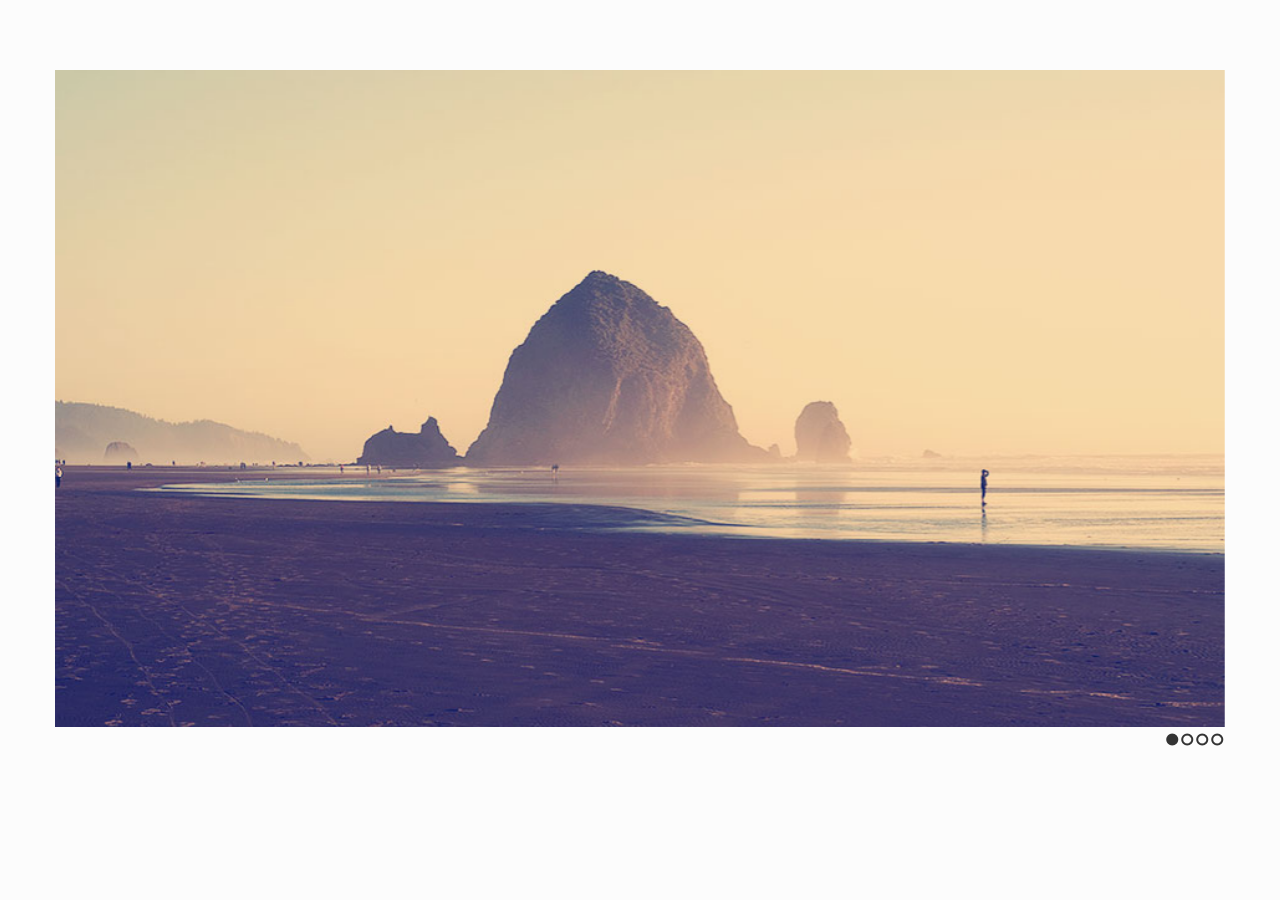
<file: WebApplication/Content/assets/Slides-SlidesJS-3/examples/standard/index.html>
<!doctype html>
<html>
<head>
  <meta charset="utf-8">
  <title>SlidesJS Standard Code Example</title>
  <meta name="description" content="SlidesJS is a simple slideshow plugin for jQuery. Packed with a useful set of features to help novice and advanced developers alike create elegant and user-friendly slideshows.">
  <meta name="author" content="Nathan Searles">

  <!-- SlidesJS Required (if responsive): Sets the page width to the device width. -->
  <meta name="viewport" content="width=device-width">
  <!-- End SlidesJS Required -->

  <!-- CSS for slidesjs.com example -->
  <link rel="stylesheet" href="css/example.css">
  <link rel="stylesheet" href="css/font-awesome.min.css">
  <!-- End CSS for slidesjs.com example -->

  <!-- SlidesJS Optional: If you'd like to use this design -->
  <style>
    body {
      -webkit-font-smoothing: antialiased;
      font: normal 15px/1.5 "Helvetica Neue", Helvetica, Arial, sans-serif;
      color: #232525;
      padding-top:70px;
    }

    #slides {
      display: none
    }

    #slides .slidesjs-navigation {
      margin-top:3px;
    }

    #slides .slidesjs-previous {
      margin-right: 5px;
      float: left;
    }

    #slides .slidesjs-next {
      margin-right: 5px;
      float: left;
    }

    .slidesjs-pagination {
      margin: 6px 0 0;
      float: right;
      list-style: none;
    }

    .slidesjs-pagination li {
      float: left;
      margin: 0 1px;
    }

    .slidesjs-pagination li a {
      display: block;
      width: 13px;
      height: 0;
      padding-top: 13px;
      background-image: url(img/pagination.png);
      background-position: 0 0;
      float: left;
      overflow: hidden;
    }

    .slidesjs-pagination li a.active,
    .slidesjs-pagination li a:hover.active {
      background-position: 0 -13px
    }

    .slidesjs-pagination li a:hover {
      background-position: 0 -26px
    }

    #slides a:link,
    #slides a:visited {
      color: #333
    }

    #slides a:hover,
    #slides a:active {
      color: #9e2020
    }

    .navbar {
      overflow: hidden
    }
  </style>
  <!-- End SlidesJS Optional-->

  <!-- SlidesJS Required: These styles are required if you'd like a responsive slideshow -->
  <style>
    #slides {
      display: none
    }

    .container {
      margin: 0 auto
    }

    /* For tablets & smart phones */
    @media (max-width: 767px) {
      body {
        padding-left: 20px;
        padding-right: 20px;
      }
      .container {
        width: auto
      }
    }

    /* For smartphones */
    @media (max-width: 480px) {
      .container {
        width: auto
      }
    }

    /* For smaller displays like laptops */
    @media (min-width: 768px) and (max-width: 979px) {
      .container {
        width: 724px
      }
    }

    /* For larger displays */
    @media (min-width: 1200px) {
      .container {
        width: 1170px
      }
    }
  </style>
  <!-- SlidesJS Required: -->
</head>
<body>

  <!-- SlidesJS Required: Start Slides -->
  <!-- The container is used to define the width of the slideshow -->
  <div class="container">
    <div id="slides">
      <img src="img/example-slide-1.jpg" alt="Photo by: Missy S Link: http://www.flickr.com/photos/listenmissy/5087404401/">
      <img src="img/example-slide-2.jpg" alt="Photo by: Daniel Parks Link: http://www.flickr.com/photos/parksdh/5227623068/">
      <img src="img/example-slide-3.jpg" alt="Photo by: Mike Ranweiler Link: http://www.flickr.com/photos/27874907@N04/4833059991/">
      <img src="img/example-slide-4.jpg" alt="Photo by: Stuart SeegerLink: http://www.flickr.com/photos/stuseeger/97577796/">
      <a href="#" class="slidesjs-previous slidesjs-navigation"><i class="icon-chevron-left icon-large"></i></a>
      <a href="#" class="slidesjs-next slidesjs-navigation"><i class="icon-chevron-right icon-large"></i></a>
    </div>
  </div>
  <!-- End SlidesJS Required: Start Slides -->

  <!-- SlidesJS Required: Link to jQuery -->
  <script src="http://code.jquery.com/jquery-1.9.1.min.js"></script>
  <!-- End SlidesJS Required -->

  <!-- SlidesJS Required: Link to jquery.slides.js -->
  <script src="js/jquery.slides.min.js"></script>
  <!-- End SlidesJS Required -->

  <!-- SlidesJS Required: Initialize SlidesJS with a jQuery doc ready -->
  <script>
    $(function() {
      $('#slides').slidesjs({
        width: 940,
        height: 528,
        navigation: false
      });
    });
  </script>
  <!-- End SlidesJS Required -->
</body>
</html>
</file>
<file: WebApplication/Scripts/jquery-validate-plugin-2cwebvn/style.css>
html{background:url(bg_2cwebvn.png)}
body{
	margin:17px 0 15px 0;
	padding:0;
	text-align:center;
	font-size:small;
	font-family:"Lucida Grande", Tahoma, Arial, Verdana, sans-serif
}
#container{
	margin:20px auto 10px;
	width:780px;
	text-align:left;
	background:#fff;
	border:1px solid #ccc;
	-webkit-box-shadow:rgba(0,0,0,0.2) 0px 0px 5px;
	-moz-box-shadow:rgba(0,0,0,0.2) 0px 0px 5px;
	-o-box-shadow:rgba(0,0,0,0.2) 0px 0px 5px;
	box-shadow:rgba(0,0,0,0.2) 0px 0px 5px
}

h2{color:#DB2E66;}
form ul{margin:0;padding:0;list-style-type:none}
form ul li{padding-bottom: 7px}
form ul li.tt{margin:10px 0px; font-weight:bold;}input{color: #000}textarea{width: 300px; height: 100px}
label{display: block; padding: 7px 0; float: left; width: 180px}
input[type="submit"] {padding: 2px 30px}input[name="send"]{margin-left: 180px}
.contact-form{margin:20px 14px 0 14px;padding:0 0 20px 0;position:relative}
.contact-form li{}
.rq, .error{color: red}
.hide {display: none}
</file>
<file: WebApplication/Content/assets/GridGallery/css/demo.css>
/* General Blueprint Style */
@import url(http://fonts.googleapis.com/css?family=Lato:300,400,700);
@font-face {
	font-family: 'bpicons';
	src:url('../fonts/bpicons/bpicons.eot');
	src:url('../fonts/bpicons/bpicons.eot?#iefix') format('embedded-opentype'),
		url('../fonts/bpicons/bpicons.woff') format('woff'),
		url('../fonts/bpicons/bpicons.ttf') format('truetype'),
		url('../fonts/bpicons/bpicons.svg#bpicons') format('svg');
	font-weight: normal;
	font-style: normal;
} /* Made with http://icomoon.io/ */

*, *:after, *:before { -webkit-box-sizing: border-box; -moz-box-sizing: border-box; box-sizing: border-box; }
body, html { font-size: 100%; padding: 0; margin: 0;}

/* Clearfix hack by Nicolas Gallagher: http://nicolasgallagher.com/micro-clearfix-hack/ */
.clearfix:before, .clearfix:after { content: " "; display: table; }
.clearfix:after { clear: both; }

body {
    font-family: 'Lato', Calibri, Arial, sans-serif;
    color: #47a3da;
}

a {
	color: #f0f0f0;
	text-decoration: none;
	outline: none;
}

a:hover {
	color: #000;
}

.container > header {
	width: 90%;
	max-width: 69em;
	margin: 0 auto;
	padding: 2.875em 1.875em 1.875em;
}

.container > header h1 {
	font-size: 2.125em;
	line-height: 1.3;
	margin: 0 0 0.6em 0;
	float: left;
	font-weight: 400;
}

.container > header > span {
	display: block;
	position: relative;
	z-index: 200;
	font-weight: 700;
	text-transform: uppercase;
	letter-spacing: 0.5em;
	padding: 0 0 0.6em 0.1em;
}

.container > header > span span:after {
	width: 30px;
	height: 30px;
	left: -12px;
	font-size: 50%;
	top: -8px;
	font-size: 75%;
	position: relative;
}

.container > header > span span:hover:before {
	content: attr(data-content);
	text-transform: none;
	text-indent: 0;
	letter-spacing: 0;
	font-weight: 300;
	font-size: 110%;
	padding: 0.8em 1em;
	line-height: 1.2;
	text-align: left;
	left: auto;
	margin-left: 4px;
	position: absolute;
	color: #fff;
	background: #47a3da;
}

.container > header nav {
	float: right;
	text-align: center;
}

.container > header nav a {
	display: inline-block;
	position: relative;
	text-align: left;
	width: 2.5em;
	height: 2.5em;
	background: #fff;
	border-radius: 50%;
	margin: 0 0.1em;
	border: 4px solid #47a3da;
}

.container > header nav a > span {
	display: none;
}

.container > header nav a:hover:before {
	content: attr(data-info);
	color: #47a3da;
	position: absolute;
	width: 600%;
	top: 120%;
	text-align: right;
	right: 0;
	pointer-events: none;
}

.container > header nav a:hover {
	background: #47a3da;
}

.bp-icon:after {
	font-family: 'bpicons';
	speak: none;
	font-style: normal;
	font-weight: normal;
	font-variant: normal;
	text-transform: none;
	text-align: center;
	color: #47a3da;
	-webkit-font-smoothing: antialiased;
}

.container > header nav .bp-icon:after {
	position: absolute;
	top: 0;
	left: 0;
	width: 100%;
	height: 100%;
	line-height: 2;
	text-indent: 0;
}

.container > header nav a:hover:after {
	color: #fff;
}

.bp-icon-next:after {
	content: "\e000";
}
.bp-icon-drop:after {
	content: "\e001";
}
.bp-icon-archive:after {
	content: "\e002";
}
.bp-icon-about:after {
	content: "\e003";
}
.bp-icon-prev:after {
	content: "\e004";
}

@media screen and (max-width: 55em) {

	.container > header h1,
	.container > header nav {
		float: none;
	}

	.container > header > span,
	.container > header h1 {
		text-align: center;
	}

	.container > header nav {
		margin: 0 auto;
	}

	.container > header > span {
		text-indent: 30px;
	}
}
</file>
<file: WebApplication/Content/assets/Slides-SlidesJS-3/examples/standard/css/example.css>
.clearfix {
  *zoom: 1;
}
.clearfix:before,
.clearfix:after {
  display: table;
  content: "";
  line-height: 0;
}
.clearfix:after {
  clear: both;
}
.hide-text {
  font: 0/0 a;
  color: transparent;
  text-shadow: none;
  background-color: transparent;
  border: 0;
}
.input-block-level {
  display: block;
  width: 100%;
  min-height: 30px;
  -webkit-box-sizing: border-box;
  -moz-box-sizing: border-box;
  box-sizing: border-box;
}
article,
aside,
details,
figcaption,
figure,
footer,
header,
hgroup,
nav,
section {
  display: block;
}
audio,
canvas,
video {
  display: inline-block;
  *display: inline;
  *zoom: 1;
}
audio:not([controls]) {
  display: none;
}
html {
  font-size: 100%;
  -webkit-text-size-adjust: 100%;
  -ms-text-size-adjust: 100%;
}
a:focus {
  outline: thin dotted #333;
  outline: 5px auto -webkit-focus-ring-color;
  outline-offset: -2px;
}
a:hover,
a:active {
  outline: 0;
}
sub,
sup {
  position: relative;
  font-size: 75%;
  line-height: 0;
  vertical-align: baseline;
}
sup {
  top: -0.5em;
}
sub {
  bottom: -0.25em;
}
img {


  max-width: 100%;


  width: auto\9;


  height: auto;


  vertical-align: middle;
  border: 0;
  -ms-interpolation-mode: bicubic;
}
#map_canvas img,
.google-maps img {
  max-width: none;
}
button,
input,
select,
textarea {
  margin: 0;
  font-size: 100%;
  vertical-align: middle;
}
button,
input {
  *overflow: visible;
  line-height: normal;
}
button::-moz-focus-inner,
input::-moz-focus-inner {
  padding: 0;
  border: 0;
}
button,
html input[type="button"],
input[type="reset"],
input[type="submit"] {
  -webkit-appearance: button;
  cursor: pointer;
}
label,
select,
button,
input[type="button"],
input[type="reset"],
input[type="submit"],
input[type="radio"],
input[type="checkbox"] {
  cursor: pointer;
}
input[type="search"] {
  -webkit-box-sizing: content-box;
  -moz-box-sizing: content-box;
  box-sizing: content-box;
  -webkit-appearance: textfield;
}
input[type="search"]::-webkit-search-decoration,
input[type="search"]::-webkit-search-cancel-button {
  -webkit-appearance: none;
}
textarea {
  overflow: auto;
  vertical-align: top;
}
@media print {
  * {
    text-shadow: none !important;
    color: #000 !important;
    background: transparent !important;
    box-shadow: none !important;
  }
  a,
  a:visited {
    text-decoration: underline;
  }
  a[href]:after {
    content: " (" attr(href) ")";
  }
  abbr[title]:after {
    content: " (" attr(title) ")";
  }
  .ir a:after,
  a[href^="javascript:"]:after,
  a[href^="#"]:after {
    content: "";
  }
  pre,
  blockquote {
    border: 1px solid #999;
    page-break-inside: avoid;
  }
  thead {
    display: table-header-group;
  }
  tr,
  img {
    page-break-inside: avoid;
  }
  img {
    max-width: 100% !important;
  }
  @page  {
    margin: 0.5cm;
  }
  p,
  h2,
  h3 {
    orphans: 3;
    widows: 3;
  }
  h2,
  h3 {
    page-break-after: avoid;
  }
}
body {
  margin: 0;
  font-family: "Helvetica Neue", Helvetica, Arial, sans-serif;
  font-size: 14px;
  line-height: 20px;
  color: #333333;
  background-color: #ffffff;
}
/*a {
  color: #0088cc;
  text-decoration: none;
}
a:hover {
  color: #005580;
  text-decoration: underline;
}*/
.img-rounded {
  -webkit-border-radius: 6px;
  -moz-border-radius: 6px;
  border-radius: 6px;
}
.img-polaroid {
  padding: 4px;
  background-color: #fff;
  border: 1px solid #ccc;
  border: 1px solid rgba(0, 0, 0, 0.2);
  -webkit-box-shadow: 0 1px 3px rgba(0, 0, 0, 0.1);
  -moz-box-shadow: 0 1px 3px rgba(0, 0, 0, 0.1);
  box-shadow: 0 1px 3px rgba(0, 0, 0, 0.1);
}
.img-circle {
  -webkit-border-radius: 500px;
  -moz-border-radius: 500px;
  border-radius: 500px;
}
.row {
  margin-left: -20px;
  *zoom: 1;
}
.row:before,
.row:after {
  display: table;
  content: "";
  line-height: 0;
}
.row:after {
  clear: both;
}
[class*="span"] {
  float: left;
  min-height: 1px;
  margin-left: 20px;
}
.container,
.navbar-static-top .container,
.navbar-fixed-top .container,
.navbar-fixed-bottom .container {
  width: 940px;
}
.span12 {
  width: 940px;
}
.span11 {
  width: 860px;
}
.span10 {
  width: 780px;
}
.span9 {
  width: 700px;
}
.span8 {
  width: 620px;
}
.span7 {
  width: 540px;
}
.span6 {
  width: 460px;
}
.span5 {
  width: 380px;
}
.span4 {
  width: 300px;
}
.span3 {
  width: 220px;
}
.span2 {
  width: 140px;
}
.span1 {
  width: 60px;
}
.offset12 {
  margin-left: 980px;
}
.offset11 {
  margin-left: 900px;
}
.offset10 {
  margin-left: 820px;
}
.offset9 {
  margin-left: 740px;
}
.offset8 {
  margin-left: 660px;
}
.offset7 {
  margin-left: 580px;
}
.offset6 {
  margin-left: 500px;
}
.offset5 {
  margin-left: 420px;
}
.offset4 {
  margin-left: 340px;
}
.offset3 {
  margin-left: 260px;
}
.offset2 {
  margin-left: 180px;
}
.offset1 {
  margin-left: 100px;
}
.row-fluid {
  width: 100%;
  *zoom: 1;
}
.row-fluid:before,
.row-fluid:after {
  display: table;
  content: "";
  line-height: 0;
}
.row-fluid:after {
  clear: both;
}
.row-fluid [class*="span"] {
  display: block;
  width: 100%;
  min-height: 30px;
  -webkit-box-sizing: border-box;
  -moz-box-sizing: border-box;
  box-sizing: border-box;
  float: left;
  margin-left: 2.127659574468085%;
  *margin-left: 2.074468085106383%;
}
.row-fluid [class*="span"]:first-child {
  margin-left: 0;
}
.row-fluid .controls-row [class*="span"] + [class*="span"] {
  margin-left: 2.127659574468085%;
}
.row-fluid .span12 {
  width: 100%;
  *width: 99.94680851063829%;
}
.row-fluid .span11 {
  width: 91.48936170212765%;
  *width: 91.43617021276594%;
}
.row-fluid .span10 {
  width: 82.97872340425532%;
  *width: 82.92553191489361%;
}
.row-fluid .span9 {
  width: 74.46808510638297%;
  *width: 74.41489361702126%;
}
.row-fluid .span8 {
  width: 65.95744680851064%;
  *width: 65.90425531914893%;
}
.row-fluid .span7 {
  width: 57.44680851063829%;
  *width: 57.39361702127659%;
}
.row-fluid .span6 {
  width: 48.93617021276595%;
  *width: 48.88297872340425%;
}
.row-fluid .span5 {
  width: 40.42553191489362%;
  *width: 40.37234042553192%;
}
.row-fluid .span4 {
  width: 31.914893617021278%;
  *width: 31.861702127659576%;
}
.row-fluid .span3 {
  width: 23.404255319148934%;
  *width: 23.351063829787233%;
}
.row-fluid .span2 {
  width: 14.893617021276595%;
  *width: 14.840425531914894%;
}
.row-fluid .span1 {
  width: 6.382978723404255%;
  *width: 6.329787234042553%;
}
.row-fluid .offset12 {
  margin-left: 104.25531914893617%;
  *margin-left: 104.14893617021275%;
}
.row-fluid .offset12:first-child {
  margin-left: 102.12765957446808%;
  *margin-left: 102.02127659574467%;
}
.row-fluid .offset11 {
  margin-left: 95.74468085106382%;
  *margin-left: 95.6382978723404%;
}
.row-fluid .offset11:first-child {
  margin-left: 93.61702127659574%;
  *margin-left: 93.51063829787232%;
}
.row-fluid .offset10 {
  margin-left: 87.23404255319149%;
  *margin-left: 87.12765957446807%;
}
.row-fluid .offset10:first-child {
  margin-left: 85.1063829787234%;
  *margin-left: 84.99999999999999%;
}
.row-fluid .offset9 {
  margin-left: 78.72340425531914%;
  *margin-left: 78.61702127659572%;
}
.row-fluid .offset9:first-child {
  margin-left: 76.59574468085106%;
  *margin-left: 76.48936170212764%;
}
.row-fluid .offset8 {
  margin-left: 70.2127659574468%;
  *margin-left: 70.10638297872339%;
}
.row-fluid .offset8:first-child {
  margin-left: 68.08510638297872%;
  *margin-left: 67.9787234042553%;
}
.row-fluid .offset7 {
  margin-left: 61.70212765957446%;
  *margin-left: 61.59574468085106%;
}
.row-fluid .offset7:first-child {
  margin-left: 59.574468085106375%;
  *margin-left: 59.46808510638297%;
}
.row-fluid .offset6 {
  margin-left: 53.191489361702125%;
  *margin-left: 53.085106382978715%;
}
.row-fluid .offset6:first-child {
  margin-left: 51.063829787234035%;
  *margin-left: 50.95744680851063%;
}
.row-fluid .offset5 {
  margin-left: 44.68085106382979%;
  *margin-left: 44.57446808510638%;
}
.row-fluid .offset5:first-child {
  margin-left: 42.5531914893617%;
  *margin-left: 42.4468085106383%;
}
.row-fluid .offset4 {
  margin-left: 36.170212765957444%;
  *margin-left: 36.06382978723405%;
}
.row-fluid .offset4:first-child {
  margin-left: 34.04255319148936%;
  *margin-left: 33.93617021276596%;
}
.row-fluid .offset3 {
  margin-left: 27.659574468085104%;
  *margin-left: 27.5531914893617%;
}
.row-fluid .offset3:first-child {
  margin-left: 25.53191489361702%;
  *margin-left: 25.425531914893618%;
}
.row-fluid .offset2 {
  margin-left: 19.148936170212764%;
  *margin-left: 19.04255319148936%;
}
.row-fluid .offset2:first-child {
  margin-left: 17.02127659574468%;
  *margin-left: 16.914893617021278%;
}
.row-fluid .offset1 {
  margin-left: 10.638297872340425%;
  *margin-left: 10.53191489361702%;
}
.row-fluid .offset1:first-child {
  margin-left: 8.51063829787234%;
  *margin-left: 8.404255319148938%;
}
[class*="span"].hide,
.row-fluid [class*="span"].hide {
  display: none;
}
[class*="span"].pull-right,
.row-fluid [class*="span"].pull-right {
  float: right;
}
.container {
  margin-right: auto;
  margin-left: auto;
  *zoom: 1;
}
.container:before,
.container:after {
  display: table;
  content: "";
  line-height: 0;
}
.container:after {
  clear: both;
}
.container-fluid {
  padding-right: 20px;
  padding-left: 20px;
  *zoom: 1;
}
.container-fluid:before,
.container-fluid:after {
  display: table;
  content: "";
  line-height: 0;
}
.container-fluid:after {
  clear: both;
}
.btn {
  display: inline-block;
  *display: inline;
  /* IE7 inline-block hack */

  *zoom: 1;
  padding: 4px 12px;
  margin-bottom: 0;
  font-size: 14px;
  line-height: 20px;
  text-align: center;
  vertical-align: middle;
  cursor: pointer;
  color: #333333;
  text-shadow: 0 1px 1px rgba(255, 255, 255, 0.75);
  background-color: #f5f5f5;
  background-image: -moz-linear-gradient(top, #ffffff, #e6e6e6);
  background-image: -webkit-gradient(linear, 0 0, 0 100%, from(#ffffff), to(#e6e6e6));
  background-image: -webkit-linear-gradient(top, #ffffff, #e6e6e6);
  background-image: -o-linear-gradient(top, #ffffff, #e6e6e6);
  background-image: linear-gradient(to bottom, #ffffff, #e6e6e6);
  background-repeat: repeat-x;
  filter: progid:DXImageTransform.Microsoft.gradient(startColorstr='#ffffffff', endColorstr='#ffe6e6e6', GradientType=0);
  border-color: #e6e6e6 #e6e6e6 #bfbfbf;
  border-color: rgba(0, 0, 0, 0.1) rgba(0, 0, 0, 0.1) rgba(0, 0, 0, 0.25);
  *background-color: #e6e6e6;
  /* Darken IE7 buttons by default so they stand out more given they won't have borders */

  filter: progid:DXImageTransform.Microsoft.gradient(enabled = false);
  border: 1px solid #bbbbbb;
  *border: 0;
  border-bottom-color: #a2a2a2;
  -webkit-border-radius: 4px;
  -moz-border-radius: 4px;
  border-radius: 4px;
  *margin-left: .3em;
  -webkit-box-shadow: inset 0 1px 0 rgba(255,255,255,.2), 0 1px 2px rgba(0,0,0,.05);
  -moz-box-shadow: inset 0 1px 0 rgba(255,255,255,.2), 0 1px 2px rgba(0,0,0,.05);
  box-shadow: inset 0 1px 0 rgba(255,255,255,.2), 0 1px 2px rgba(0,0,0,.05);
}
.btn:hover,
.btn:active,
.btn.active,
.btn.disabled,
.btn[disabled] {
  color: #333333;
  background-color: #e6e6e6;
  *background-color: #d9d9d9;
}
.btn:active,
.btn.active {
  background-color: #cccccc \9;
}
.btn:first-child {
  *margin-left: 0;
}
.btn:hover {
  color: #333333;
  text-decoration: none;
  background-position: 0 -15px;
  -webkit-transition: background-position 0.1s linear;
  -moz-transition: background-position 0.1s linear;
  -o-transition: background-position 0.1s linear;
  transition: background-position 0.1s linear;
}
.btn:focus {
  outline: thin dotted #333;
  outline: 5px auto -webkit-focus-ring-color;
  outline-offset: -2px;
}
.btn.active,
.btn:active {
  background-image: none;
  outline: 0;
  -webkit-box-shadow: inset 0 2px 4px rgba(0,0,0,.15), 0 1px 2px rgba(0,0,0,.05);
  -moz-box-shadow: inset 0 2px 4px rgba(0,0,0,.15), 0 1px 2px rgba(0,0,0,.05);
  box-shadow: inset 0 2px 4px rgba(0,0,0,.15), 0 1px 2px rgba(0,0,0,.05);
}
.btn.disabled,
.btn[disabled] {
  cursor: default;
  background-image: none;
  opacity: 0.65;
  filter: alpha(opacity=65);
  -webkit-box-shadow: none;
  -moz-box-shadow: none;
  box-shadow: none;
}
.btn-large {
  padding: 11px 19px;
  font-size: 17.5px;
  -webkit-border-radius: 6px;
  -moz-border-radius: 6px;
  border-radius: 6px;
}
.btn-large [class^="icon-"],
.btn-large [class*=" icon-"] {
  margin-top: 4px;
}
.btn-small {
  padding: 2px 10px;
  font-size: 11.9px;
  -webkit-border-radius: 3px;
  -moz-border-radius: 3px;
  border-radius: 3px;
}
.btn-small [class^="icon-"],
.btn-small [class*=" icon-"] {
  margin-top: 0;
}
.btn-mini [class^="icon-"],
.btn-mini [class*=" icon-"] {
  margin-top: -1px;
}
.btn-mini {
  padding: 0 6px;
  font-size: 10.5px;
  -webkit-border-radius: 3px;
  -moz-border-radius: 3px;
  border-radius: 3px;
}
.btn-block {
  display: block;
  width: 100%;
  padding-left: 0;
  padding-right: 0;
  -webkit-box-sizing: border-box;
  -moz-box-sizing: border-box;
  box-sizing: border-box;
}
.btn-block + .btn-block {
  margin-top: 5px;
}
input[type="submit"].btn-block,
input[type="reset"].btn-block,
input[type="button"].btn-block {
  width: 100%;
}
.btn-primary.active,
.btn-warning.active,
.btn-danger.active,
.btn-success.active,
.btn-info.active,
.btn-inverse.active {
  color: rgba(255, 255, 255, 0.75);
}
.btn {
  border-color: #c5c5c5;
  border-color: rgba(0, 0, 0, 0.15) rgba(0, 0, 0, 0.15) rgba(0, 0, 0, 0.25);
}
.btn-primary {
  color: #ffffff;
  text-shadow: 0 -1px 0 rgba(0, 0, 0, 0.25);
  background-color: #006dcc;
  background-image: -moz-linear-gradient(top, #0088cc, #0044cc);
  background-image: -webkit-gradient(linear, 0 0, 0 100%, from(#0088cc), to(#0044cc));
  background-image: -webkit-linear-gradient(top, #0088cc, #0044cc);
  background-image: -o-linear-gradient(top, #0088cc, #0044cc);
  background-image: linear-gradient(to bottom, #0088cc, #0044cc);
  background-repeat: repeat-x;
  filter: progid:DXImageTransform.Microsoft.gradient(startColorstr='#ff0088cc', endColorstr='#ff0044cc', GradientType=0);
  border-color: #0044cc #0044cc #002a80;
  border-color: rgba(0, 0, 0, 0.1) rgba(0, 0, 0, 0.1) rgba(0, 0, 0, 0.25);
  *background-color: #0044cc;
  /* Darken IE7 buttons by default so they stand out more given they won't have borders */

  filter: progid:DXImageTransform.Microsoft.gradient(enabled = false);
}
.btn-primary:hover,
.btn-primary:active,
.btn-primary.active,
.btn-primary.disabled,
.btn-primary[disabled] {
  color: #ffffff;
  background-color: #0044cc;
  *background-color: #003bb3;
}
.btn-primary:active,
.btn-primary.active {
  background-color: #003399 \9;
}
.btn-warning {
  color: #ffffff;
  text-shadow: 0 -1px 0 rgba(0, 0, 0, 0.25);
  background-color: #faa732;
  background-image: -moz-linear-gradient(top, #fbb450, #f89406);
  background-image: -webkit-gradient(linear, 0 0, 0 100%, from(#fbb450), to(#f89406));
  background-image: -webkit-linear-gradient(top, #fbb450, #f89406);
  background-image: -o-linear-gradient(top, #fbb450, #f89406);
  background-image: linear-gradient(to bottom, #fbb450, #f89406);
  background-repeat: repeat-x;
  filter: progid:DXImageTransform.Microsoft.gradient(startColorstr='#fffbb450', endColorstr='#fff89406', GradientType=0);
  border-color: #f89406 #f89406 #ad6704;
  border-color: rgba(0, 0, 0, 0.1) rgba(0, 0, 0, 0.1) rgba(0, 0, 0, 0.25);
  *background-color: #f89406;
  /* Darken IE7 buttons by default so they stand out more given they won't have borders */

  filter: progid:DXImageTransform.Microsoft.gradient(enabled = false);
}
.btn-warning:hover,
.btn-warning:active,
.btn-warning.active,
.btn-warning.disabled,
.btn-warning[disabled] {
  color: #ffffff;
  background-color: #f89406;
  *background-color: #df8505;
}
.btn-warning:active,
.btn-warning.active {
  background-color: #c67605 \9;
}
.btn-danger {
  color: #ffffff;
  text-shadow: 0 -1px 0 rgba(0, 0, 0, 0.25);
  background-color: #da4f49;
  background-image: -moz-linear-gradient(top, #ee5f5b, #bd362f);
  background-image: -webkit-gradient(linear, 0 0, 0 100%, from(#ee5f5b), to(#bd362f));
  background-image: -webkit-linear-gradient(top, #ee5f5b, #bd362f);
  background-image: -o-linear-gradient(top, #ee5f5b, #bd362f);
  background-image: linear-gradient(to bottom, #ee5f5b, #bd362f);
  background-repeat: repeat-x;
  filter: progid:DXImageTransform.Microsoft.gradient(startColorstr='#ffee5f5b', endColorstr='#ffbd362f', GradientType=0);
  border-color: #bd362f #bd362f #802420;
  border-color: rgba(0, 0, 0, 0.1) rgba(0, 0, 0, 0.1) rgba(0, 0, 0, 0.25);
  *background-color: #bd362f;
  /* Darken IE7 buttons by default so they stand out more given they won't have borders */

  filter: progid:DXImageTransform.Microsoft.gradient(enabled = false);
}
.btn-danger:hover,
.btn-danger:active,
.btn-danger.active,
.btn-danger.disabled,
.btn-danger[disabled] {
  color: #ffffff;
  background-color: #bd362f;
  *background-color: #a9302a;
}
.btn-danger:active,
.btn-danger.active {
  background-color: #942a25 \9;
}
.btn-success {
  color: #ffffff;
  text-shadow: 0 -1px 0 rgba(0, 0, 0, 0.25);
  background-color: #5bb75b;
  background-image: -moz-linear-gradient(top, #62c462, #51a351);
  background-image: -webkit-gradient(linear, 0 0, 0 100%, from(#62c462), to(#51a351));
  background-image: -webkit-linear-gradient(top, #62c462, #51a351);
  background-image: -o-linear-gradient(top, #62c462, #51a351);
  background-image: linear-gradient(to bottom, #62c462, #51a351);
  background-repeat: repeat-x;
  filter: progid:DXImageTransform.Microsoft.gradient(startColorstr='#ff62c462', endColorstr='#ff51a351', GradientType=0);
  border-color: #51a351 #51a351 #387038;
  border-color: rgba(0, 0, 0, 0.1) rgba(0, 0, 0, 0.1) rgba(0, 0, 0, 0.25);
  *background-color: #51a351;
  /* Darken IE7 buttons by default so they stand out more given they won't have borders */

  filter: progid:DXImageTransform.Microsoft.gradient(enabled = false);
}
.btn-success:hover,
.btn-success:active,
.btn-success.active,
.btn-success.disabled,
.btn-success[disabled] {
  color: #ffffff;
  background-color: #51a351;
  *background-color: #499249;
}
.btn-success:active,
.btn-success.active {
  background-color: #408140 \9;
}
.btn-info {
  color: #ffffff;
  text-shadow: 0 -1px 0 rgba(0, 0, 0, 0.25);
  background-color: #49afcd;
  background-image: -moz-linear-gradient(top, #5bc0de, #2f96b4);
  background-image: -webkit-gradient(linear, 0 0, 0 100%, from(#5bc0de), to(#2f96b4));
  background-image: -webkit-linear-gradient(top, #5bc0de, #2f96b4);
  background-image: -o-linear-gradient(top, #5bc0de, #2f96b4);
  background-image: linear-gradient(to bottom, #5bc0de, #2f96b4);
  background-repeat: repeat-x;
  filter: progid:DXImageTransform.Microsoft.gradient(startColorstr='#ff5bc0de', endColorstr='#ff2f96b4', GradientType=0);
  border-color: #2f96b4 #2f96b4 #1f6377;
  border-color: rgba(0, 0, 0, 0.1) rgba(0, 0, 0, 0.1) rgba(0, 0, 0, 0.25);
  *background-color: #2f96b4;
  /* Darken IE7 buttons by default so they stand out more given they won't have borders */

  filter: progid:DXImageTransform.Microsoft.gradient(enabled = false);
}
.btn-info:hover,
.btn-info:active,
.btn-info.active,
.btn-info.disabled,
.btn-info[disabled] {
  color: #ffffff;
  background-color: #2f96b4;
  *background-color: #2a85a0;
}
.btn-info:active,
.btn-info.active {
  background-color: #24748c \9;
}
.btn-inverse {
  color: #ffffff;
  text-shadow: 0 -1px 0 rgba(0, 0, 0, 0.25);
  background-color: #363636;
  background-image: -moz-linear-gradient(top, #444444, #222222);
  background-image: -webkit-gradient(linear, 0 0, 0 100%, from(#444444), to(#222222));
  background-image: -webkit-linear-gradient(top, #444444, #222222);
  background-image: -o-linear-gradient(top, #444444, #222222);
  background-image: linear-gradient(to bottom, #444444, #222222);
  background-repeat: repeat-x;
  filter: progid:DXImageTransform.Microsoft.gradient(startColorstr='#ff444444', endColorstr='#ff222222', GradientType=0);
  border-color: #222222 #222222 #000000;
  border-color: rgba(0, 0, 0, 0.1) rgba(0, 0, 0, 0.1) rgba(0, 0, 0, 0.25);
  *background-color: #222222;
  /* Darken IE7 buttons by default so they stand out more given they won't have borders */

  filter: progid:DXImageTransform.Microsoft.gradient(enabled = false);
}
.btn-inverse:hover,
.btn-inverse:active,
.btn-inverse.active,
.btn-inverse.disabled,
.btn-inverse[disabled] {
  color: #ffffff;
  background-color: #222222;
  *background-color: #151515;
}
.btn-inverse:active,
.btn-inverse.active {
  background-color: #080808 \9;
}
button.btn,
input[type="submit"].btn {
  *padding-top: 3px;
  *padding-bottom: 3px;
}
button.btn::-moz-focus-inner,
input[type="submit"].btn::-moz-focus-inner {
  padding: 0;
  border: 0;
}
button.btn.btn-large,
input[type="submit"].btn.btn-large {
  *padding-top: 7px;
  *padding-bottom: 7px;
}
button.btn.btn-small,
input[type="submit"].btn.btn-small {
  *padding-top: 3px;
  *padding-bottom: 3px;
}
button.btn.btn-mini,
input[type="submit"].btn.btn-mini {
  *padding-top: 1px;
  *padding-bottom: 1px;
}
.btn-link,
.btn-link:active,
.btn-link[disabled] {
  background-color: transparent;
  background-image: none;
  -webkit-box-shadow: none;
  -moz-box-shadow: none;
  box-shadow: none;
}
.btn-link {
  border-color: transparent;
  cursor: pointer;
  color: #0088cc;
  -webkit-border-radius: 0;
  -moz-border-radius: 0;
  border-radius: 0;
}
.btn-link:hover {
  color: #005580;
  text-decoration: underline;
  background-color: transparent;
}
.btn-link[disabled]:hover {
  color: #333333;
  text-decoration: none;
}
.btn-group {
  position: relative;
  display: inline-block;
  *display: inline;
  /* IE7 inline-block hack */

  *zoom: 1;
  font-size: 0;
  vertical-align: middle;
  white-space: nowrap;
  *margin-left: .3em;
}
.btn-group:first-child {
  *margin-left: 0;
}
.btn-group + .btn-group {
  margin-left: 5px;
}
.btn-toolbar {
  font-size: 0;
  margin-top: 10px;
  margin-bottom: 10px;
}
.btn-toolbar > .btn + .btn,
.btn-toolbar > .btn-group + .btn,
.btn-toolbar > .btn + .btn-group {
  margin-left: 5px;
}
.btn-group > .btn {
  position: relative;
  -webkit-border-radius: 0;
  -moz-border-radius: 0;
  border-radius: 0;
}
.btn-group > .btn + .btn {
  margin-left: -1px;
}
.btn-group > .btn,
.btn-group > .dropdown-menu,
.btn-group > .popover {
  font-size: 14px;
}
.btn-group > .btn-mini {
  font-size: 10.5px;
}
.btn-group > .btn-small {
  font-size: 11.9px;
}
.btn-group > .btn-large {
  font-size: 17.5px;
}
.btn-group > .btn:first-child {
  margin-left: 0;
  -webkit-border-top-left-radius: 4px;
  -moz-border-radius-topleft: 4px;
  border-top-left-radius: 4px;
  -webkit-border-bottom-left-radius: 4px;
  -moz-border-radius-bottomleft: 4px;
  border-bottom-left-radius: 4px;
}
.btn-group > .btn:last-child,
.btn-group > .dropdown-toggle {
  -webkit-border-top-right-radius: 4px;
  -moz-border-radius-topright: 4px;
  border-top-right-radius: 4px;
  -webkit-border-bottom-right-radius: 4px;
  -moz-border-radius-bottomright: 4px;
  border-bottom-right-radius: 4px;
}
.btn-group > .btn.large:first-child {
  margin-left: 0;
  -webkit-border-top-left-radius: 6px;
  -moz-border-radius-topleft: 6px;
  border-top-left-radius: 6px;
  -webkit-border-bottom-left-radius: 6px;
  -moz-border-radius-bottomleft: 6px;
  border-bottom-left-radius: 6px;
}
.btn-group > .btn.large:last-child,
.btn-group > .large.dropdown-toggle {
  -webkit-border-top-right-radius: 6px;
  -moz-border-radius-topright: 6px;
  border-top-right-radius: 6px;
  -webkit-border-bottom-right-radius: 6px;
  -moz-border-radius-bottomright: 6px;
  border-bottom-right-radius: 6px;
}
.btn-group > .btn:hover,
.btn-group > .btn:focus,
.btn-group > .btn:active,
.btn-group > .btn.active {
  z-index: 2;
}
.btn-group .dropdown-toggle:active,
.btn-group.open .dropdown-toggle {
  outline: 0;
}
.btn-group > .btn + .dropdown-toggle {
  padding-left: 8px;
  padding-right: 8px;
  -webkit-box-shadow: inset 1px 0 0 rgba(255,255,255,.125), inset 0 1px 0 rgba(255,255,255,.2), 0 1px 2px rgba(0,0,0,.05);
  -moz-box-shadow: inset 1px 0 0 rgba(255,255,255,.125), inset 0 1px 0 rgba(255,255,255,.2), 0 1px 2px rgba(0,0,0,.05);
  box-shadow: inset 1px 0 0 rgba(255,255,255,.125), inset 0 1px 0 rgba(255,255,255,.2), 0 1px 2px rgba(0,0,0,.05);
  *padding-top: 5px;
  *padding-bottom: 5px;
}
.btn-group > .btn-mini + .dropdown-toggle {
  padding-left: 5px;
  padding-right: 5px;
  *padding-top: 2px;
  *padding-bottom: 2px;
}
.btn-group > .btn-small + .dropdown-toggle {
  *padding-top: 5px;
  *padding-bottom: 4px;
}
.btn-group > .btn-large + .dropdown-toggle {
  padding-left: 12px;
  padding-right: 12px;
  *padding-top: 7px;
  *padding-bottom: 7px;
}
.btn-group.open .dropdown-toggle {
  background-image: none;
  -webkit-box-shadow: inset 0 2px 4px rgba(0,0,0,.15), 0 1px 2px rgba(0,0,0,.05);
  -moz-box-shadow: inset 0 2px 4px rgba(0,0,0,.15), 0 1px 2px rgba(0,0,0,.05);
  box-shadow: inset 0 2px 4px rgba(0,0,0,.15), 0 1px 2px rgba(0,0,0,.05);
}
.btn-group.open .btn.dropdown-toggle {
  background-color: #e6e6e6;
}
.btn-group.open .btn-primary.dropdown-toggle {
  background-color: #0044cc;
}
.btn-group.open .btn-warning.dropdown-toggle {
  background-color: #f89406;
}
.btn-group.open .btn-danger.dropdown-toggle {
  background-color: #bd362f;
}
.btn-group.open .btn-success.dropdown-toggle {
  background-color: #51a351;
}
.btn-group.open .btn-info.dropdown-toggle {
  background-color: #2f96b4;
}
.btn-group.open .btn-inverse.dropdown-toggle {
  background-color: #222222;
}
.btn .caret {
  margin-top: 8px;
  margin-left: 0;
}
.btn-mini .caret,
.btn-small .caret,
.btn-large .caret {
  margin-top: 6px;
}
.btn-large .caret {
  border-left-width: 5px;
  border-right-width: 5px;
  border-top-width: 5px;
}
.dropup .btn-large .caret {
  border-bottom-width: 5px;
}
.btn-primary .caret,
.btn-warning .caret,
.btn-danger .caret,
.btn-info .caret,
.btn-success .caret,
.btn-inverse .caret {
  border-top-color: #ffffff;
  border-bottom-color: #ffffff;
}
.btn-group-vertical {
  display: inline-block;
  *display: inline;
  /* IE7 inline-block hack */

  *zoom: 1;
}
.btn-group-vertical > .btn {
  display: block;
  float: none;
  max-width: 100%;
  -webkit-border-radius: 0;
  -moz-border-radius: 0;
  border-radius: 0;
}
.btn-group-vertical > .btn + .btn {
  margin-left: 0;
  margin-top: -1px;
}
.btn-group-vertical > .btn:first-child {
  -webkit-border-radius: 4px 4px 0 0;
  -moz-border-radius: 4px 4px 0 0;
  border-radius: 4px 4px 0 0;
}
.btn-group-vertical > .btn:last-child {
  -webkit-border-radius: 0 0 4px 4px;
  -moz-border-radius: 0 0 4px 4px;
  border-radius: 0 0 4px 4px;
}
.btn-group-vertical > .btn-large:first-child {
  -webkit-border-radius: 6px 6px 0 0;
  -moz-border-radius: 6px 6px 0 0;
  border-radius: 6px 6px 0 0;
}
.btn-group-vertical > .btn-large:last-child {
  -webkit-border-radius: 0 0 6px 6px;
  -moz-border-radius: 0 0 6px 6px;
  border-radius: 0 0 6px 6px;
}
.navbar {
  overflow: visible;
  margin-bottom: 20px;
  *position: relative;
  *z-index: 2;
}
.navbar-inner {
  min-height: 40px;
  padding-left: 20px;
  padding-right: 20px;
  background-color: #fafafa;
  background-image: -moz-linear-gradient(top, #ffffff, #f2f2f2);
  background-image: -webkit-gradient(linear, 0 0, 0 100%, from(#ffffff), to(#f2f2f2));
  background-image: -webkit-linear-gradient(top, #ffffff, #f2f2f2);
  background-image: -o-linear-gradient(top, #ffffff, #f2f2f2);
  background-image: linear-gradient(to bottom, #ffffff, #f2f2f2);
  background-repeat: repeat-x;
  filter: progid:DXImageTransform.Microsoft.gradient(startColorstr='#ffffffff', endColorstr='#fff2f2f2', GradientType=0);
  border: 1px solid #d4d4d4;
  -webkit-border-radius: 4px;
  -moz-border-radius: 4px;
  border-radius: 4px;
  -webkit-box-shadow: 0 1px 4px rgba(0, 0, 0, 0.065);
  -moz-box-shadow: 0 1px 4px rgba(0, 0, 0, 0.065);
  box-shadow: 0 1px 4px rgba(0, 0, 0, 0.065);
  *zoom: 1;
}
.navbar-inner:before,
.navbar-inner:after {
  display: table;
  content: "";
  line-height: 0;
}
.navbar-inner:after {
  clear: both;
}
.navbar .container {
  width: auto !important;
}
.nav-collapse.collapse {
  height: auto;
  overflow: visible;
}
.navbar .brand {
  float: left;
  display: block;
  padding: 10px 20px 10px;
  margin-left: -20px;
  font-size: 20px;
  font-weight: 200;
  color: #777777;
  text-shadow: 0 1px 0 #ffffff;
}
.navbar .brand.pull-right {
  float: right;
}
.navbar .brand:hover {
  text-decoration: none;
}
.navbar-text {
  margin-bottom: 0;
  line-height: 40px;
  color: #777777;
}
.navbar-link {
  color: #777777;
}
.navbar-link:hover {
  color: #333333;
}
.navbar .divider-vertical {
  height: 40px;
  margin: 0 9px;
  border-left: 1px solid #f2f2f2;
  border-right: 1px solid #ffffff;
}
.navbar .btn,
.navbar .btn-group {
  margin-top: 5px;
}
.navbar .btn-group .btn,
.navbar .input-prepend .btn,
.navbar .input-append .btn {
  margin-top: 0;
}

.navbar-static-top {
  position: static;
  margin-bottom: 0;
}
.navbar-static-top .navbar-inner {
  -webkit-border-radius: 0;
  -moz-border-radius: 0;
  border-radius: 0;
}
.navbar-fixed-top,
.navbar-fixed-bottom {
  position: fixed;
  right: 0;
  left: 0;
  z-index: 1030;
  margin-bottom: 0;
}
.navbar-fixed-top .navbar-inner,
.navbar-static-top .navbar-inner {
  border-width: 0 0 1px;
}
.navbar-fixed-bottom .navbar-inner {
  border-width: 1px 0 0;
}
.navbar-fixed-top .navbar-inner,
.navbar-fixed-bottom .navbar-inner {
  padding-left: 0;
  padding-right: 0;
  -webkit-border-radius: 0;
  -moz-border-radius: 0;
  border-radius: 0;
}
.navbar-static-top .container,
.navbar-fixed-top .container,
.navbar-fixed-bottom .container {
  width: 940px;
}
.navbar-fixed-top {
  top: 0;
}
.navbar-fixed-top .navbar-inner,
.navbar-static-top .navbar-inner {
  -webkit-box-shadow: 0 1px 10px rgba(0,0,0,.1);
  -moz-box-shadow: 0 1px 10px rgba(0,0,0,.1);
  box-shadow: 0 1px 10px rgba(0,0,0,.1);
}
.navbar-fixed-bottom {
  bottom: 0;
}
.navbar-fixed-bottom .navbar-inner {
  -webkit-box-shadow: 0 -1px 10px rgba(0,0,0,.1);
  -moz-box-shadow: 0 -1px 10px rgba(0,0,0,.1);
  box-shadow: 0 -1px 10px rgba(0,0,0,.1);
}
.navbar .nav {
  position: relative;
  left: 0;
  display: block;
  float: left;
  margin: 0 10px 0 0;
  padding: 0;
}
.navbar .nav.pull-right {
  float: right;
  margin-right: 0;
}
.navbar .nav > li {
  float: left;
}
.navbar .nav > li > a {
  float: none;
  padding: 10px 15px 10px;
  color: #777777;
  text-decoration: none;
  text-shadow: 0 1px 0 #ffffff;
}
.navbar .nav .dropdown-toggle .caret {
  margin-top: 8px;
}
.navbar .nav > li > a:focus,
.navbar .nav > li > a:hover {
  background-color: transparent;
  color: #333333;
  text-decoration: none;
}
.navbar .nav > .active > a,
.navbar .nav > .active > a:hover,
.navbar .nav > .active > a:focus {
  color: #555555;
  text-decoration: none;
  background-color: #e5e5e5;
  -webkit-box-shadow: inset 0 3px 8px rgba(0, 0, 0, 0.125);
  -moz-box-shadow: inset 0 3px 8px rgba(0, 0, 0, 0.125);
  box-shadow: inset 0 3px 8px rgba(0, 0, 0, 0.125);
}
.navbar .btn-navbar {
  display: none;
  float: right;
  padding: 7px 10px;
  margin-left: 5px;
  margin-right: 5px;
  color: #ffffff;
  text-shadow: 0 -1px 0 rgba(0, 0, 0, 0.25);
  background-color: #ededed;
  background-image: -moz-linear-gradient(top, #f2f2f2, #e5e5e5);
  background-image: -webkit-gradient(linear, 0 0, 0 100%, from(#f2f2f2), to(#e5e5e5));
  background-image: -webkit-linear-gradient(top, #f2f2f2, #e5e5e5);
  background-image: -o-linear-gradient(top, #f2f2f2, #e5e5e5);
  background-image: linear-gradient(to bottom, #f2f2f2, #e5e5e5);
  background-repeat: repeat-x;
  filter: progid:DXImageTransform.Microsoft.gradient(startColorstr='#fff2f2f2', endColorstr='#ffe5e5e5', GradientType=0);
  border-color: #e5e5e5 #e5e5e5 #bfbfbf;
  border-color: rgba(0, 0, 0, 0.1) rgba(0, 0, 0, 0.1) rgba(0, 0, 0, 0.25);
  *background-color: #e5e5e5;
  /* Darken IE7 buttons by default so they stand out more given they won't have borders */

  filter: progid:DXImageTransform.Microsoft.gradient(enabled = false);
  -webkit-box-shadow: inset 0 1px 0 rgba(255,255,255,.1), 0 1px 0 rgba(255,255,255,.075);
  -moz-box-shadow: inset 0 1px 0 rgba(255,255,255,.1), 0 1px 0 rgba(255,255,255,.075);
  box-shadow: inset 0 1px 0 rgba(255,255,255,.1), 0 1px 0 rgba(255,255,255,.075);
}
.navbar .btn-navbar:hover,
.navbar .btn-navbar:active,
.navbar .btn-navbar.active,
.navbar .btn-navbar.disabled,
.navbar .btn-navbar[disabled] {
  color: #ffffff;
  background-color: #e5e5e5;
  *background-color: #d9d9d9;
}
.navbar .btn-navbar:active,
.navbar .btn-navbar.active {
  background-color: #cccccc \9;
}
.navbar .btn-navbar .icon-bar {
  display: block;
  width: 18px;
  height: 2px;
  background-color: #f5f5f5;
  -webkit-border-radius: 1px;
  -moz-border-radius: 1px;
  border-radius: 1px;
  -webkit-box-shadow: 0 1px 0 rgba(0, 0, 0, 0.25);
  -moz-box-shadow: 0 1px 0 rgba(0, 0, 0, 0.25);
  box-shadow: 0 1px 0 rgba(0, 0, 0, 0.25);
}
.btn-navbar .icon-bar + .icon-bar {
  margin-top: 3px;
}
.navbar .nav > li > .dropdown-menu:before {
  content: '';
  display: inline-block;
  border-left: 7px solid transparent;
  border-right: 7px solid transparent;
  border-bottom: 7px solid #ccc;
  border-bottom-color: rgba(0, 0, 0, 0.2);
  position: absolute;
  top: -7px;
  left: 9px;
}
.navbar .nav > li > .dropdown-menu:after {
  content: '';
  display: inline-block;
  border-left: 6px solid transparent;
  border-right: 6px solid transparent;
  border-bottom: 6px solid #ffffff;
  position: absolute;
  top: -6px;
  left: 10px;
}
.navbar-fixed-bottom .nav > li > .dropdown-menu:before {
  border-top: 7px solid #ccc;
  border-top-color: rgba(0, 0, 0, 0.2);
  border-bottom: 0;
  bottom: -7px;
  top: auto;
}
.navbar-fixed-bottom .nav > li > .dropdown-menu:after {
  border-top: 6px solid #ffffff;
  border-bottom: 0;
  bottom: -6px;
  top: auto;
}
.navbar .nav li.dropdown > a:hover .caret {
  border-top-color: #555555;
  border-bottom-color: #555555;
}
.navbar .nav li.dropdown.open > .dropdown-toggle,
.navbar .nav li.dropdown.active > .dropdown-toggle,
.navbar .nav li.dropdown.open.active > .dropdown-toggle {
  background-color: #e5e5e5;
  color: #555555;
}
.navbar .nav li.dropdown > .dropdown-toggle .caret {
  border-top-color: #777777;
  border-bottom-color: #777777;
}
.navbar .nav li.dropdown.open > .dropdown-toggle .caret,
.navbar .nav li.dropdown.active > .dropdown-toggle .caret,
.navbar .nav li.dropdown.open.active > .dropdown-toggle .caret {
  border-top-color: #555555;
  border-bottom-color: #555555;
}
.navbar .pull-right > li > .dropdown-menu,
.navbar .nav > li > .dropdown-menu.pull-right {
  left: auto;
  right: 0;
}
.navbar .pull-right > li > .dropdown-menu:before,
.navbar .nav > li > .dropdown-menu.pull-right:before {
  left: auto;
  right: 12px;
}
.navbar .pull-right > li > .dropdown-menu:after,
.navbar .nav > li > .dropdown-menu.pull-right:after {
  left: auto;
  right: 13px;
}
.navbar .pull-right > li > .dropdown-menu .dropdown-menu,
.navbar .nav > li > .dropdown-menu.pull-right .dropdown-menu {
  left: auto;
  right: 100%;
  margin-left: 0;
  margin-right: -1px;
  -webkit-border-radius: 6px 0 6px 6px;
  -moz-border-radius: 6px 0 6px 6px;
  border-radius: 6px 0 6px 6px;
}
.navbar-inverse .navbar-inner {
  background-color: #1b1b1b;
  background-image: -moz-linear-gradient(top, #222222, #111111);
  background-image: -webkit-gradient(linear, 0 0, 0 100%, from(#222222), to(#111111));
  background-image: -webkit-linear-gradient(top, #222222, #111111);
  background-image: -o-linear-gradient(top, #222222, #111111);
  background-image: linear-gradient(to bottom, #222222, #111111);
  background-repeat: repeat-x;
  filter: progid:DXImageTransform.Microsoft.gradient(startColorstr='#ff222222', endColorstr='#ff111111', GradientType=0);
  border-color: #252525;
}
.navbar-inverse .brand,
.navbar-inverse .nav > li > a {
  color: #999999;
  text-shadow: 0 -1px 0 rgba(0, 0, 0, 0.25);
}
.navbar-inverse .brand:hover,
.navbar-inverse .nav > li > a:hover {
  color: #ffffff;
}
.navbar-inverse .brand {
  color: #999999;
}
.navbar-inverse .navbar-text {
  color: #999999;
}
.navbar-inverse .nav > li > a:focus,
.navbar-inverse .nav > li > a:hover {
  background-color: transparent;
  color: #ffffff;
}
.navbar-inverse .nav .active > a,
.navbar-inverse .nav .active > a:hover,
.navbar-inverse .nav .active > a:focus {
  color: #ffffff;
  background-color: #111111;
}
.navbar-inverse .navbar-link {
  color: #999999;
}
.navbar-inverse .navbar-link:hover {
  color: #ffffff;
}
.navbar-inverse .divider-vertical {
  border-left-color: #111111;
  border-right-color: #222222;
}
.navbar-inverse .nav li.dropdown.open > .dropdown-toggle,
.navbar-inverse .nav li.dropdown.active > .dropdown-toggle,
.navbar-inverse .nav li.dropdown.open.active > .dropdown-toggle {
  background-color: #111111;
  color: #ffffff;
}
.navbar-inverse .nav li.dropdown > a:hover .caret {
  border-top-color: #ffffff;
  border-bottom-color: #ffffff;
}
.navbar-inverse .nav li.dropdown > .dropdown-toggle .caret {
  border-top-color: #999999;
  border-bottom-color: #999999;
}
.navbar-inverse .nav li.dropdown.open > .dropdown-toggle .caret,
.navbar-inverse .nav li.dropdown.active > .dropdown-toggle .caret,
.navbar-inverse .nav li.dropdown.open.active > .dropdown-toggle .caret {
  border-top-color: #ffffff;
  border-bottom-color: #ffffff;
}
.navbar-inverse .navbar-search .search-query {
  color: #ffffff;
  background-color: #515151;
  border-color: #111111;
  -webkit-box-shadow: inset 0 1px 2px rgba(0,0,0,.1), 0 1px 0 rgba(255,255,255,.15);
  -moz-box-shadow: inset 0 1px 2px rgba(0,0,0,.1), 0 1px 0 rgba(255,255,255,.15);
  box-shadow: inset 0 1px 2px rgba(0,0,0,.1), 0 1px 0 rgba(255,255,255,.15);
  -webkit-transition: none;
  -moz-transition: none;
  -o-transition: none;
  transition: none;
}
.navbar-inverse .navbar-search .search-query:-moz-placeholder {
  color: #cccccc;
}
.navbar-inverse .navbar-search .search-query:-ms-input-placeholder {
  color: #cccccc;
}
.navbar-inverse .navbar-search .search-query::-webkit-input-placeholder {
  color: #cccccc;
}
.navbar-inverse .navbar-search .search-query:focus,
.navbar-inverse .navbar-search .search-query.focused {
  padding: 5px 15px;
  color: #333333;
  text-shadow: 0 1px 0 #ffffff;
  background-color: #ffffff;
  border: 0;
  -webkit-box-shadow: 0 0 3px rgba(0, 0, 0, 0.15);
  -moz-box-shadow: 0 0 3px rgba(0, 0, 0, 0.15);
  box-shadow: 0 0 3px rgba(0, 0, 0, 0.15);
  outline: 0;
}
.navbar-inverse .btn-navbar {
  color: #ffffff;
  text-shadow: 0 -1px 0 rgba(0, 0, 0, 0.25);
  background-color: #0e0e0e;
  background-image: -moz-linear-gradient(top, #151515, #040404);
  background-image: -webkit-gradient(linear, 0 0, 0 100%, from(#151515), to(#040404));
  background-image: -webkit-linear-gradient(top, #151515, #040404);
  background-image: -o-linear-gradient(top, #151515, #040404);
  background-image: linear-gradient(to bottom, #151515, #040404);
  background-repeat: repeat-x;
  filter: progid:DXImageTransform.Microsoft.gradient(startColorstr='#ff151515', endColorstr='#ff040404', GradientType=0);
  border-color: #040404 #040404 #000000;
  border-color: rgba(0, 0, 0, 0.1) rgba(0, 0, 0, 0.1) rgba(0, 0, 0, 0.25);
  *background-color: #040404;
  /* Darken IE7 buttons by default so they stand out more given they won't have borders */

  filter: progid:DXImageTransform.Microsoft.gradient(enabled = false);
}
.navbar-inverse .btn-navbar:hover,
.navbar-inverse .btn-navbar:active,
.navbar-inverse .btn-navbar.active,
.navbar-inverse .btn-navbar.disabled,
.navbar-inverse .btn-navbar[disabled] {
  color: #ffffff;
  background-color: #040404;
  *background-color: #000000;
}
.navbar-inverse .btn-navbar:active,
.navbar-inverse .btn-navbar.active {
  background-color: #000000 \9;
}
.accordion {
  margin-bottom: 20px;
}
.accordion-group {
  margin-bottom: 2px;
  border: 1px solid #e5e5e5;
  -webkit-border-radius: 4px;
  -moz-border-radius: 4px;
  border-radius: 4px;
}
.accordion-heading {
  border-bottom: 0;
}
.accordion-heading .accordion-toggle {
  display: block;
  padding: 8px 15px;
}
.accordion-toggle {
  cursor: pointer;
}
.accordion-inner {
  padding: 9px 15px;
  border-top: 1px solid #e5e5e5;
}
.hidden {
  display: none;
  visibility: hidden;
}
.visible-phone {
  display: none !important;
}
.visible-tablet {
  display: none !important;
}
.hidden-desktop {
  display: none !important;
}
.visible-desktop {
  display: inherit !important;
}

/*
  Code example styles
*/
body {
  background: #fcfcfc;
  -webkit-font-smoothing: antialiased;
  font: normal 15px/1.5 "Helvetica Neue", Helvetica, Arial, sans-serif;
  color: #232525;
}

.nav {
    list-style-type: none;
    top: 8px;
}

.nav li {
    marign: 0;
    padding: 0;
}

.nav a {
    font-size: 12px;
    text-transform: uppercase;
    line-height: 1;
    font-weight: 800;
    color: #afb2b6;
    text-decoration: none;
    display: block;
    float: left;
    padding: 6px 15px 2px;
    border-radius: 10px;
    margin: 0 5px;
    text-shadow: 0 1px 4px rgba(0,0,0,.8);
}

.nav .active a, .nav a:hover { color: #fff }

.nav a.active {
    color: #fff;
    text-shadow: 0 -1px 0 rgba(0,0,0,.2);
    box-shadow: 0 1px 2px rgba(255,255,255,.1),inset 0 -1px 4px rgba(0,0,0,1);
    background-color: #111;
}

/* Ad Packs */
#ad_packs {
    margin: 45px 0 30px 0;
    width: 298px;
    overflow: hidden;
}

#footer.small #ad_packs {
  margin:0;
}

#bsap_aplink {
    float: right;
    font-size: 10px;
}

/* Type styles */
h1 {
    font-size: 23px;
    text-transform: uppercase;
}

h2 { font-size: 18px }

h3 { margin: 0 }

p {
    font-weight: 400;
    color: #333;
    margin:0 0 15px;
}

small {
    font-weight: 400;
    color: #333;
}

a:link, a:visited {
    color: #d22929;
    text-decoration: none;
    font-weight: 600;
}

a:hover, a:active {
    color: #9e2020;
    text-decoration: none;
    font-weight: 600;
}

a.btn {
  color:#fff;
  margin-bottom: 10px;
}

.section {
  padding-top:30px;
}

#footer {
  font-size: 12px;
}

#footer .span8 {
  padding-top:20px;
}
</file>
<file: WebApplication/Content/assets/GridGallery/css/component.css>
@font-face {
	font-family: 'fontawesome';
	src:url('../fonts/fontawesome/fontawesome.eot?-e43dk9');
	src:url('../fonts/fontawesome/fontawesome.eot?#iefix-e43dk9') format('embedded-opentype'),
		url('../fonts/fontawesome/fontawesome.woff?-e43dk9') format('woff'),
		url('../fonts/fontawesome/fontawesome.ttf?-e43dk9') format('truetype'),
		url('../fonts/fontawesome/fontawesome.svg?-e43dk9#fontawesome') format('svg');
	font-weight: normal;
	font-style: normal;
} /* Made with http://icomoon.io/app */

/* General style */
.grid-gallery ul {
	list-style: none;
	margin: 0;
	padding: 0;
}

.grid-gallery figure {
	margin: 0;
}

.grid-gallery figure img {
	display: block;
	width: 100%;
}

.grid-gallery figcaption h3 {
	margin: 0;
	padding: 0 0 0.5em;
}

.grid-gallery figcaption p {
	margin: 0;
}

/* Grid style */
.grid-wrap {
	max-width: 69em;
	margin: 0 auto;
	padding: 0 1em 1.875em;
}

.grid {
	margin: 0 auto;
}

.grid li {
	width: 25%;
	float: left;
	cursor: pointer;
}

.grid figure {
	padding: 15px;
	-webkit-transition: opacity 0.2s;
	transition: opacity 0.2s;
}

.grid li:hover figure {
	opacity: 0.7;
}

.grid figcaption {
	background: #e4e4e4;
	padding: 25px;
}

/* Slideshow style */
.slideshow {
	position: fixed;
	background: rgba(0,0,0,0.6);
	width: 100%;
	height: 100%;
	top: 0;
	left: 0;
	z-index: 500;
	opacity: 0;
	visibility: hidden;
	overflow: hidden;
	-webkit-perspective: 1000px;
	perspective: 1000px;
	-webkit-transition: opacity 0.5s, visibility 0s 0.5s;
	transition: opacity 0.5s, visibility 0s 0.5s;
}

.slideshow-open .slideshow {
	opacity: 1;
	visibility: visible;
	-webkit-transition: opacity 0.5s;
	transition: opacity 0.5s;
}

.slideshow ul {
	width: 100%;
	height: 100%;
	-webkit-transform-style: preserve-3d;
	transform-style: preserve-3d;
	-webkit-transform: translate3d(0,0,150px);
	transform: translate3d(0,0,150px);
	-webkit-transition: -webkit-transform 0.5s;
	transition: transform 0.5s;
}

.slideshow ul.animatable li {
	-webkit-transition: -webkit-transform 0.5s;
	transition: transform 0.5s;
}

.slideshow-open .slideshow ul {
	-webkit-transform: translate3d(0,0,0);
	transform: translate3d(0,0,0);
}

.slideshow li {
	width: 660px;
	height: 560px;
	position: absolute;
	top: 50%;
	left: 50%;
	margin: -280px 0 0 -330px;
	visibility: hidden;
}

.slideshow li.show {
	visibility: visible;
}

.slideshow li:after {
	content: '';
	position: absolute;
	width: 100%;
	height: 100%;
	top: 0;
	left: 0;
	background: rgba(255,255,255,0.8);
	-webkit-transition: opacity 0.3s;
	transition: opacity 0.3s;
}

.slideshow li.current:after {
	visibility: hidden;
	opacity: 0;
	-webkit-transition: opacity 0.3s, visibility 0s 0.3s;
	transition: opacity 0.3s, visibility 0s 0.3s;
}

.slideshow figure {
	width: 100%;
	height: 100%;
	background: #fff;
	border: 50px solid #fff;
	overflow: hidden;
}

.slideshow figcaption {
	padding-bottom: 20px;
}

.slideshow figcaption h3 {
	font-weight: 300;
	font-size: 200%;
}

/* Navigation */
.slideshow nav span {
	position: fixed;
	z-index: 1000;
	color: #59656c;
	text-align: center;
	padding: 3%;
	cursor: pointer;
	font-size: 2.2em;
}

.slideshow nav span.nav-prev,
.slideshow nav span.nav-next {
	top: 50%;
	-webkit-transform: translateY(-50%);
	transform: translateY(-50%);
}

.slideshow nav span.nav-next {
	right: 0;
}

.slideshow nav span.nav-close {
	top: 0;
	right: 0;
	padding: 0.5em 1em;
	color: #31373a;
}

.icon:before,
.icon:after {
	font-family: 'fontawesome';
	speak: none;
	font-style: normal;
	font-weight: normal;
	font-variant: normal;
	text-transform: none;
	line-height: 1;
	-webkit-font-smoothing: antialiased;
	-moz-osx-font-smoothing: grayscale;
}

span.nav-prev:before {
	content: "\e601";
}

span.nav-next:before  {
	content: "\e600";
}

span.nav-close:before {
	content: "\e602";
}

/* Info on arrow key navigation */
.info-keys {
	position: fixed;
	top: 10px;
	left: 10px;
	width: 60px;
	font-size: 8px;
	padding-top: 20px;
	text-transform: uppercase;
	color: #fff;
	letter-spacing: 1px;
	text-align: center;
}

.info-keys:before,
.info-keys:after {
	position: absolute;
	top: 0;
	width: 16px;
	height: 16px;
	border: 1px solid #fff;
	text-align: center;
	line-height: 14px;
	font-size: 12px;
}

.info-keys:before {
	left: 10px;
	content: "\e603";
}

.info-keys:after {
	right: 10px;
	content: "\e604";
}

/* Example media queries (reduce number of columns and change slideshow layout) */

@media screen and (max-width: 60em) {
	/* responsive columns; see "Element sizing" on http://masonry.desandro.com/options.html */
	.grid li {
		width: 33.3%;
	}

	.slideshow li {
		width: 100%;
		height: 100%;
		top: 0;
		left: 0;
		margin: 0;
	}

	.slideshow li figure img {
		width: auto;
		margin: 0 auto;
		max-width: 100%;
	}

	.slideshow nav span,
	.slideshow nav span.nav-close {
		font-size: 1.8em;
		padding: 0.3em;
	}

	.info-keys {
		display: none;
	}

}

@media screen and (max-width: 35em) {
	.grid li {
		width: 50%;
	}
}

@media screen and (max-width: 24em) {
	.grid li {
		width: 100%;
	}
}
</file>
<file: WebApplication/Content/assets/Slides-SlidesJS-3/examples/multiple/css/example.css>
/*!
 * Bootstrap v2.2.2
 *
 * Copyright 2012 Twitter, Inc
 * Licensed under the Apache License v2.0
 * http://www.apache.org/licenses/LICENSE-2.0
 *
 * Designed and built with all the love in the world @twitter by @mdo and @fat.
 */
.clearfix {
  *zoom: 1;
}
.clearfix:before,
.clearfix:after {
  display: table;
  content: "";
  line-height: 0;
}
.clearfix:after {
  clear: both;
}
.hide-text {
  font: 0/0 a;
  color: transparent;
  text-shadow: none;
  background-color: transparent;
  border: 0;
}
.input-block-level {
  display: block;
  width: 100%;
  min-height: 30px;
  -webkit-box-sizing: border-box;
  -moz-box-sizing: border-box;
  box-sizing: border-box;
}
article,
aside,
details,
figcaption,
figure,
footer,
header,
hgroup,
nav,
section {
  display: block;
}
audio,
canvas,
video {
  display: inline-block;
  *display: inline;
  *zoom: 1;
}
audio:not([controls]) {
  display: none;
}
html {
  font-size: 100%;
  -webkit-text-size-adjust: 100%;
  -ms-text-size-adjust: 100%;
}
a:focus {
  outline: thin dotted #333;
  outline: 5px auto -webkit-focus-ring-color;
  outline-offset: -2px;
}
a:hover,
a:active {
  outline: 0;
}
sub,
sup {
  position: relative;
  font-size: 75%;
  line-height: 0;
  vertical-align: baseline;
}
sup {
  top: -0.5em;
}
sub {
  bottom: -0.25em;
}
img {
  /* Responsive images (ensure images don't scale beyond their parents) */

  max-width: 100%;
  /* Part 1: Set a maxium relative to the parent */

  width: auto\9;
  /* IE7-8 need help adjusting responsive images */

  height: auto;
  /* Part 2: Scale the height according to the width, otherwise you get stretching */

  vertical-align: middle;
  border: 0;
  -ms-interpolation-mode: bicubic;
}
#map_canvas img,
.google-maps img {
  max-width: none;
}
button,
input,
select,
textarea {
  margin: 0;
  font-size: 100%;
  vertical-align: middle;
}
button,
input {
  *overflow: visible;
  line-height: normal;
}
button::-moz-focus-inner,
input::-moz-focus-inner {
  padding: 0;
  border: 0;
}
button,
html input[type="button"],
input[type="reset"],
input[type="submit"] {
  -webkit-appearance: button;
  cursor: pointer;
}
label,
select,
button,
input[type="button"],
input[type="reset"],
input[type="submit"],
input[type="radio"],
input[type="checkbox"] {
  cursor: pointer;
}
input[type="search"] {
  -webkit-box-sizing: content-box;
  -moz-box-sizing: content-box;
  box-sizing: content-box;
  -webkit-appearance: textfield;
}
input[type="search"]::-webkit-search-decoration,
input[type="search"]::-webkit-search-cancel-button {
  -webkit-appearance: none;
}
textarea {
  overflow: auto;
  vertical-align: top;
}
@media print {
  * {
    text-shadow: none !important;
    color: #000 !important;
    background: transparent !important;
    box-shadow: none !important;
  }
  a,
  a:visited {
    text-decoration: underline;
  }
  a[href]:after {
    content: " (" attr(href) ")";
  }
  abbr[title]:after {
    content: " (" attr(title) ")";
  }
  .ir a:after,
  a[href^="javascript:"]:after,
  a[href^="#"]:after {
    content: "";
  }
  pre,
  blockquote {
    border: 1px solid #999;
    page-break-inside: avoid;
  }
  thead {
    display: table-header-group;
  }
  tr,
  img {
    page-break-inside: avoid;
  }
  img {
    max-width: 100% !important;
  }
  @page  {
    margin: 0.5cm;
  }
  p,
  h2,
  h3 {
    orphans: 3;
    widows: 3;
  }
  h2,
  h3 {
    page-break-after: avoid;
  }
}
body {
  margin: 0;
  font-family: "Helvetica Neue", Helvetica, Arial, sans-serif;
  font-size: 14px;
  line-height: 20px;
  color: #333333;
  background-color: #ffffff;
}
/*a {
  color: #0088cc;
  text-decoration: none;
}
a:hover {
  color: #005580;
  text-decoration: underline;
}*/
.img-rounded {
  -webkit-border-radius: 6px;
  -moz-border-radius: 6px;
  border-radius: 6px;
}
.img-polaroid {
  padding: 4px;
  background-color: #fff;
  border: 1px solid #ccc;
  border: 1px solid rgba(0, 0, 0, 0.2);
  -webkit-box-shadow: 0 1px 3px rgba(0, 0, 0, 0.1);
  -moz-box-shadow: 0 1px 3px rgba(0, 0, 0, 0.1);
  box-shadow: 0 1px 3px rgba(0, 0, 0, 0.1);
}
.img-circle {
  -webkit-border-radius: 500px;
  -moz-border-radius: 500px;
  border-radius: 500px;
}
.row {
  margin-left: -20px;
  *zoom: 1;
}
.row:before,
.row:after {
  display: table;
  content: "";
  line-height: 0;
}
.row:after {
  clear: both;
}
[class*="span"] {
  float: left;
  min-height: 1px;
  margin-left: 20px;
}
.container,
.navbar-static-top .container,
.navbar-fixed-top .container,
.navbar-fixed-bottom .container {
  width: 940px;
}
.span12 {
  width: 940px;
}
.span11 {
  width: 860px;
}
.span10 {
  width: 780px;
}
.span9 {
  width: 700px;
}
.span8 {
  width: 620px;
}
.span7 {
  width: 540px;
}
.span6 {
  width: 460px;
}
.span5 {
  width: 380px;
}
.span4 {
  width: 300px;
}
.span3 {
  width: 220px;
}
.span2 {
  width: 140px;
}
.span1 {
  width: 60px;
}
.offset12 {
  margin-left: 980px;
}
.offset11 {
  margin-left: 900px;
}
.offset10 {
  margin-left: 820px;
}
.offset9 {
  margin-left: 740px;
}
.offset8 {
  margin-left: 660px;
}
.offset7 {
  margin-left: 580px;
}
.offset6 {
  margin-left: 500px;
}
.offset5 {
  margin-left: 420px;
}
.offset4 {
  margin-left: 340px;
}
.offset3 {
  margin-left: 260px;
}
.offset2 {
  margin-left: 180px;
}
.offset1 {
  margin-left: 100px;
}
.row-fluid {
  width: 100%;
  *zoom: 1;
}
.row-fluid:before,
.row-fluid:after {
  display: table;
  content: "";
  line-height: 0;
}
.row-fluid:after {
  clear: both;
}
.row-fluid [class*="span"] {
  display: block;
  width: 100%;
  min-height: 30px;
  -webkit-box-sizing: border-box;
  -moz-box-sizing: border-box;
  box-sizing: border-box;
  float: left;
  margin-left: 2.127659574468085%;
  *margin-left: 2.074468085106383%;
}
.row-fluid [class*="span"]:first-child {
  margin-left: 0;
}
.row-fluid .controls-row [class*="span"] + [class*="span"] {
  margin-left: 2.127659574468085%;
}
.row-fluid .span12 {
  width: 100%;
  *width: 99.94680851063829%;
}
.row-fluid .span11 {
  width: 91.48936170212765%;
  *width: 91.43617021276594%;
}
.row-fluid .span10 {
  width: 82.97872340425532%;
  *width: 82.92553191489361%;
}
.row-fluid .span9 {
  width: 74.46808510638297%;
  *width: 74.41489361702126%;
}
.row-fluid .span8 {
  width: 65.95744680851064%;
  *width: 65.90425531914893%;
}
.row-fluid .span7 {
  width: 57.44680851063829%;
  *width: 57.39361702127659%;
}
.row-fluid .span6 {
  width: 48.93617021276595%;
  *width: 48.88297872340425%;
}
.row-fluid .span5 {
  width: 40.42553191489362%;
  *width: 40.37234042553192%;
}
.row-fluid .span4 {
  width: 31.914893617021278%;
  *width: 31.861702127659576%;
}
.row-fluid .span3 {
  width: 23.404255319148934%;
  *width: 23.351063829787233%;
}
.row-fluid .span2 {
  width: 14.893617021276595%;
  *width: 14.840425531914894%;
}
.row-fluid .span1 {
  width: 6.382978723404255%;
  *width: 6.329787234042553%;
}
.row-fluid .offset12 {
  margin-left: 104.25531914893617%;
  *margin-left: 104.14893617021275%;
}
.row-fluid .offset12:first-child {
  margin-left: 102.12765957446808%;
  *margin-left: 102.02127659574467%;
}
.row-fluid .offset11 {
  margin-left: 95.74468085106382%;
  *margin-left: 95.6382978723404%;
}
.row-fluid .offset11:first-child {
  margin-left: 93.61702127659574%;
  *margin-left: 93.51063829787232%;
}
.row-fluid .offset10 {
  margin-left: 87.23404255319149%;
  *margin-left: 87.12765957446807%;
}
.row-fluid .offset10:first-child {
  margin-left: 85.1063829787234%;
  *margin-left: 84.99999999999999%;
}
.row-fluid .offset9 {
  margin-left: 78.72340425531914%;
  *margin-left: 78.61702127659572%;
}
.row-fluid .offset9:first-child {
  margin-left: 76.59574468085106%;
  *margin-left: 76.48936170212764%;
}
.row-fluid .offset8 {
  margin-left: 70.2127659574468%;
  *margin-left: 70.10638297872339%;
}
.row-fluid .offset8:first-child {
  margin-left: 68.08510638297872%;
  *margin-left: 67.9787234042553%;
}
.row-fluid .offset7 {
  margin-left: 61.70212765957446%;
  *margin-left: 61.59574468085106%;
}
.row-fluid .offset7:first-child {
  margin-left: 59.574468085106375%;
  *margin-left: 59.46808510638297%;
}
.row-fluid .offset6 {
  margin-left: 53.191489361702125%;
  *margin-left: 53.085106382978715%;
}
.row-fluid .offset6:first-child {
  margin-left: 51.063829787234035%;
  *margin-left: 50.95744680851063%;
}
.row-fluid .offset5 {
  margin-left: 44.68085106382979%;
  *margin-left: 44.57446808510638%;
}
.row-fluid .offset5:first-child {
  margin-left: 42.5531914893617%;
  *margin-left: 42.4468085106383%;
}
.row-fluid .offset4 {
  margin-left: 36.170212765957444%;
  *margin-left: 36.06382978723405%;
}
.row-fluid .offset4:first-child {
  margin-left: 34.04255319148936%;
  *margin-left: 33.93617021276596%;
}
.row-fluid .offset3 {
  margin-left: 27.659574468085104%;
  *margin-left: 27.5531914893617%;
}
.row-fluid .offset3:first-child {
  margin-left: 25.53191489361702%;
  *margin-left: 25.425531914893618%;
}
.row-fluid .offset2 {
  margin-left: 19.148936170212764%;
  *margin-left: 19.04255319148936%;
}
.row-fluid .offset2:first-child {
  margin-left: 17.02127659574468%;
  *margin-left: 16.914893617021278%;
}
.row-fluid .offset1 {
  margin-left: 10.638297872340425%;
  *margin-left: 10.53191489361702%;
}
.row-fluid .offset1:first-child {
  margin-left: 8.51063829787234%;
  *margin-left: 8.404255319148938%;
}
[class*="span"].hide,
.row-fluid [class*="span"].hide {
  display: none;
}
[class*="span"].pull-right,
.row-fluid [class*="span"].pull-right {
  float: right;
}
.container {
  margin-right: auto;
  margin-left: auto;
  *zoom: 1;
}
.container:before,
.container:after {
  display: table;
  content: "";
  line-height: 0;
}
.container:after {
  clear: both;
}
.container-fluid {
  padding-right: 20px;
  padding-left: 20px;
  *zoom: 1;
}
.container-fluid:before,
.container-fluid:after {
  display: table;
  content: "";
  line-height: 0;
}
.container-fluid:after {
  clear: both;
}
.btn {
  display: inline-block;
  *display: inline;
  /* IE7 inline-block hack */

  *zoom: 1;
  padding: 4px 12px;
  margin-bottom: 0;
  font-size: 14px;
  line-height: 20px;
  text-align: center;
  vertical-align: middle;
  cursor: pointer;
  color: #333333;
  text-shadow: 0 1px 1px rgba(255, 255, 255, 0.75);
  background-color: #f5f5f5;
  background-image: -moz-linear-gradient(top, #ffffff, #e6e6e6);
  background-image: -webkit-gradient(linear, 0 0, 0 100%, from(#ffffff), to(#e6e6e6));
  background-image: -webkit-linear-gradient(top, #ffffff, #e6e6e6);
  background-image: -o-linear-gradient(top, #ffffff, #e6e6e6);
  background-image: linear-gradient(to bottom, #ffffff, #e6e6e6);
  background-repeat: repeat-x;
  filter: progid:DXImageTransform.Microsoft.gradient(startColorstr='#ffffffff', endColorstr='#ffe6e6e6', GradientType=0);
  border-color: #e6e6e6 #e6e6e6 #bfbfbf;
  border-color: rgba(0, 0, 0, 0.1) rgba(0, 0, 0, 0.1) rgba(0, 0, 0, 0.25);
  *background-color: #e6e6e6;
  /* Darken IE7 buttons by default so they stand out more given they won't have borders */

  filter: progid:DXImageTransform.Microsoft.gradient(enabled = false);
  border: 1px solid #bbbbbb;
  *border: 0;
  border-bottom-color: #a2a2a2;
  -webkit-border-radius: 4px;
  -moz-border-radius: 4px;
  border-radius: 4px;
  *margin-left: .3em;
  -webkit-box-shadow: inset 0 1px 0 rgba(255,255,255,.2), 0 1px 2px rgba(0,0,0,.05);
  -moz-box-shadow: inset 0 1px 0 rgba(255,255,255,.2), 0 1px 2px rgba(0,0,0,.05);
  box-shadow: inset 0 1px 0 rgba(255,255,255,.2), 0 1px 2px rgba(0,0,0,.05);
}
.btn:hover,
.btn:active,
.btn.active,
.btn.disabled,
.btn[disabled] {
  color: #333333;
  background-color: #e6e6e6;
  *background-color: #d9d9d9;
}
.btn:active,
.btn.active {
  background-color: #cccccc \9;
}
.btn:first-child {
  *margin-left: 0;
}
.btn:hover {
  color: #333333;
  text-decoration: none;
  background-position: 0 -15px;
  -webkit-transition: background-position 0.1s linear;
  -moz-transition: background-position 0.1s linear;
  -o-transition: background-position 0.1s linear;
  transition: background-position 0.1s linear;
}
.btn:focus {
  outline: thin dotted #333;
  outline: 5px auto -webkit-focus-ring-color;
  outline-offset: -2px;
}
.btn.active,
.btn:active {
  background-image: none;
  outline: 0;
  -webkit-box-shadow: inset 0 2px 4px rgba(0,0,0,.15), 0 1px 2px rgba(0,0,0,.05);
  -moz-box-shadow: inset 0 2px 4px rgba(0,0,0,.15), 0 1px 2px rgba(0,0,0,.05);
  box-shadow: inset 0 2px 4px rgba(0,0,0,.15), 0 1px 2px rgba(0,0,0,.05);
}
.btn.disabled,
.btn[disabled] {
  cursor: default;
  background-image: none;
  opacity: 0.65;
  filter: alpha(opacity=65);
  -webkit-box-shadow: none;
  -moz-box-shadow: none;
  box-shadow: none;
}
.btn-large {
  padding: 11px 19px;
  font-size: 17.5px;
  -webkit-border-radius: 6px;
  -moz-border-radius: 6px;
  border-radius: 6px;
}
.btn-large [class^="icon-"],
.btn-large [class*=" icon-"] {
  margin-top: 4px;
}
.btn-small {
  padding: 2px 10px;
  font-size: 11.9px;
  -webkit-border-radius: 3px;
  -moz-border-radius: 3px;
  border-radius: 3px;
}
.btn-small [class^="icon-"],
.btn-small [class*=" icon-"] {
  margin-top: 0;
}
.btn-mini [class^="icon-"],
.btn-mini [class*=" icon-"] {
  margin-top: -1px;
}
.btn-mini {
  padding: 0 6px;
  font-size: 10.5px;
  -webkit-border-radius: 3px;
  -moz-border-radius: 3px;
  border-radius: 3px;
}
.btn-block {
  display: block;
  width: 100%;
  padding-left: 0;
  padding-right: 0;
  -webkit-box-sizing: border-box;
  -moz-box-sizing: border-box;
  box-sizing: border-box;
}
.btn-block + .btn-block {
  margin-top: 5px;
}
input[type="submit"].btn-block,
input[type="reset"].btn-block,
input[type="button"].btn-block {
  width: 100%;
}
.btn-primary.active,
.btn-warning.active,
.btn-danger.active,
.btn-success.active,
.btn-info.active,
.btn-inverse.active {
  color: rgba(255, 255, 255, 0.75);
}
.btn {
  border-color: #c5c5c5;
  border-color: rgba(0, 0, 0, 0.15) rgba(0, 0, 0, 0.15) rgba(0, 0, 0, 0.25);
}
.btn-primary {
  color: #ffffff;
  text-shadow: 0 -1px 0 rgba(0, 0, 0, 0.25);
  background-color: #006dcc;
  background-image: -moz-linear-gradient(top, #0088cc, #0044cc);
  background-image: -webkit-gradient(linear, 0 0, 0 100%, from(#0088cc), to(#0044cc));
  background-image: -webkit-linear-gradient(top, #0088cc, #0044cc);
  background-image: -o-linear-gradient(top, #0088cc, #0044cc);
  background-image: linear-gradient(to bottom, #0088cc, #0044cc);
  background-repeat: repeat-x;
  filter: progid:DXImageTransform.Microsoft.gradient(startColorstr='#ff0088cc', endColorstr='#ff0044cc', GradientType=0);
  border-color: #0044cc #0044cc #002a80;
  border-color: rgba(0, 0, 0, 0.1) rgba(0, 0, 0, 0.1) rgba(0, 0, 0, 0.25);
  *background-color: #0044cc;
  /* Darken IE7 buttons by default so they stand out more given they won't have borders */

  filter: progid:DXImageTransform.Microsoft.gradient(enabled = false);
}
.btn-primary:hover,
.btn-primary:active,
.btn-primary.active,
.btn-primary.disabled,
.btn-primary[disabled] {
  color: #ffffff;
  background-color: #0044cc;
  *background-color: #003bb3;
}
.btn-primary:active,
.btn-primary.active {
  background-color: #003399 \9;
}
.btn-warning {
  color: #ffffff;
  text-shadow: 0 -1px 0 rgba(0, 0, 0, 0.25);
  background-color: #faa732;
  background-image: -moz-linear-gradient(top, #fbb450, #f89406);
  background-image: -webkit-gradient(linear, 0 0, 0 100%, from(#fbb450), to(#f89406));
  background-image: -webkit-linear-gradient(top, #fbb450, #f89406);
  background-image: -o-linear-gradient(top, #fbb450, #f89406);
  background-image: linear-gradient(to bottom, #fbb450, #f89406);
  background-repeat: repeat-x;
  filter: progid:DXImageTransform.Microsoft.gradient(startColorstr='#fffbb450', endColorstr='#fff89406', GradientType=0);
  border-color: #f89406 #f89406 #ad6704;
  border-color: rgba(0, 0, 0, 0.1) rgba(0, 0, 0, 0.1) rgba(0, 0, 0, 0.25);
  *background-color: #f89406;
  /* Darken IE7 buttons by default so they stand out more given they won't have borders */

  filter: progid:DXImageTransform.Microsoft.gradient(enabled = false);
}
.btn-warning:hover,
.btn-warning:active,
.btn-warning.active,
.btn-warning.disabled,
.btn-warning[disabled] {
  color: #ffffff;
  background-color: #f89406;
  *background-color: #df8505;
}
.btn-warning:active,
.btn-warning.active {
  background-color: #c67605 \9;
}
.btn-danger {
  color: #ffffff;
  text-shadow: 0 -1px 0 rgba(0, 0, 0, 0.25);
  background-color: #da4f49;
  background-image: -moz-linear-gradient(top, #ee5f5b, #bd362f);
  background-image: -webkit-gradient(linear, 0 0, 0 100%, from(#ee5f5b), to(#bd362f));
  background-image: -webkit-linear-gradient(top, #ee5f5b, #bd362f);
  background-image: -o-linear-gradient(top, #ee5f5b, #bd362f);
  background-image: linear-gradient(to bottom, #ee5f5b, #bd362f);
  background-repeat: repeat-x;
  filter: progid:DXImageTransform.Microsoft.gradient(startColorstr='#ffee5f5b', endColorstr='#ffbd362f', GradientType=0);
  border-color: #bd362f #bd362f #802420;
  border-color: rgba(0, 0, 0, 0.1) rgba(0, 0, 0, 0.1) rgba(0, 0, 0, 0.25);
  *background-color: #bd362f;
  /* Darken IE7 buttons by default so they stand out more given they won't have borders */

  filter: progid:DXImageTransform.Microsoft.gradient(enabled = false);
}
.btn-danger:hover,
.btn-danger:active,
.btn-danger.active,
.btn-danger.disabled,
.btn-danger[disabled] {
  color: #ffffff;
  background-color: #bd362f;
  *background-color: #a9302a;
}
.btn-danger:active,
.btn-danger.active {
  background-color: #942a25 \9;
}
.btn-success {
  color: #ffffff;
  text-shadow: 0 -1px 0 rgba(0, 0, 0, 0.25);
  background-color: #5bb75b;
  background-image: -moz-linear-gradient(top, #62c462, #51a351);
  background-image: -webkit-gradient(linear, 0 0, 0 100%, from(#62c462), to(#51a351));
  background-image: -webkit-linear-gradient(top, #62c462, #51a351);
  background-image: -o-linear-gradient(top, #62c462, #51a351);
  background-image: linear-gradient(to bottom, #62c462, #51a351);
  background-repeat: repeat-x;
  filter: progid:DXImageTransform.Microsoft.gradient(startColorstr='#ff62c462', endColorstr='#ff51a351', GradientType=0);
  border-color: #51a351 #51a351 #387038;
  border-color: rgba(0, 0, 0, 0.1) rgba(0, 0, 0, 0.1) rgba(0, 0, 0, 0.25);
  *background-color: #51a351;
  /* Darken IE7 buttons by default so they stand out more given they won't have borders */

  filter: progid:DXImageTransform.Microsoft.gradient(enabled = false);
}
.btn-success:hover,
.btn-success:active,
.btn-success.active,
.btn-success.disabled,
.btn-success[disabled] {
  color: #ffffff;
  background-color: #51a351;
  *background-color: #499249;
}
.btn-success:active,
.btn-success.active {
  background-color: #408140 \9;
}
.btn-info {
  color: #ffffff;
  text-shadow: 0 -1px 0 rgba(0, 0, 0, 0.25);
  background-color: #49afcd;
  background-image: -moz-linear-gradient(top, #5bc0de, #2f96b4);
  background-image: -webkit-gradient(linear, 0 0, 0 100%, from(#5bc0de), to(#2f96b4));
  background-image: -webkit-linear-gradient(top, #5bc0de, #2f96b4);
  background-image: -o-linear-gradient(top, #5bc0de, #2f96b4);
  background-image: linear-gradient(to bottom, #5bc0de, #2f96b4);
  background-repeat: repeat-x;
  filter: progid:DXImageTransform.Microsoft.gradient(startColorstr='#ff5bc0de', endColorstr='#ff2f96b4', GradientType=0);
  border-color: #2f96b4 #2f96b4 #1f6377;
  border-color: rgba(0, 0, 0, 0.1) rgba(0, 0, 0, 0.1) rgba(0, 0, 0, 0.25);
  *background-color: #2f96b4;
  /* Darken IE7 buttons by default so they stand out more given they won't have borders */

  filter: progid:DXImageTransform.Microsoft.gradient(enabled = false);
}
.btn-info:hover,
.btn-info:active,
.btn-info.active,
.btn-info.disabled,
.btn-info[disabled] {
  color: #ffffff;
  background-color: #2f96b4;
  *background-color: #2a85a0;
}
.btn-info:active,
.btn-info.active {
  background-color: #24748c \9;
}
.btn-inverse {
  color: #ffffff;
  text-shadow: 0 -1px 0 rgba(0, 0, 0, 0.25);
  background-color: #363636;
  background-image: -moz-linear-gradient(top, #444444, #222222);
  background-image: -webkit-gradient(linear, 0 0, 0 100%, from(#444444), to(#222222));
  background-image: -webkit-linear-gradient(top, #444444, #222222);
  background-image: -o-linear-gradient(top, #444444, #222222);
  background-image: linear-gradient(to bottom, #444444, #222222);
  background-repeat: repeat-x;
  filter: progid:DXImageTransform.Microsoft.gradient(startColorstr='#ff444444', endColorstr='#ff222222', GradientType=0);
  border-color: #222222 #222222 #000000;
  border-color: rgba(0, 0, 0, 0.1) rgba(0, 0, 0, 0.1) rgba(0, 0, 0, 0.25);
  *background-color: #222222;
  /* Darken IE7 buttons by default so they stand out more given they won't have borders */

  filter: progid:DXImageTransform.Microsoft.gradient(enabled = false);
}
.btn-inverse:hover,
.btn-inverse:active,
.btn-inverse.active,
.btn-inverse.disabled,
.btn-inverse[disabled] {
  color: #ffffff;
  background-color: #222222;
  *background-color: #151515;
}
.btn-inverse:active,
.btn-inverse.active {
  background-color: #080808 \9;
}
button.btn,
input[type="submit"].btn {
  *padding-top: 3px;
  *padding-bottom: 3px;
}
button.btn::-moz-focus-inner,
input[type="submit"].btn::-moz-focus-inner {
  padding: 0;
  border: 0;
}
button.btn.btn-large,
input[type="submit"].btn.btn-large {
  *padding-top: 7px;
  *padding-bottom: 7px;
}
button.btn.btn-small,
input[type="submit"].btn.btn-small {
  *padding-top: 3px;
  *padding-bottom: 3px;
}
button.btn.btn-mini,
input[type="submit"].btn.btn-mini {
  *padding-top: 1px;
  *padding-bottom: 1px;
}
.btn-link,
.btn-link:active,
.btn-link[disabled] {
  background-color: transparent;
  background-image: none;
  -webkit-box-shadow: none;
  -moz-box-shadow: none;
  box-shadow: none;
}
.btn-link {
  border-color: transparent;
  cursor: pointer;
  color: #0088cc;
  -webkit-border-radius: 0;
  -moz-border-radius: 0;
  border-radius: 0;
}
.btn-link:hover {
  color: #005580;
  text-decoration: underline;
  background-color: transparent;
}
.btn-link[disabled]:hover {
  color: #333333;
  text-decoration: none;
}
.btn-group {
  position: relative;
  display: inline-block;
  *display: inline;
  /* IE7 inline-block hack */

  *zoom: 1;
  font-size: 0;
  vertical-align: middle;
  white-space: nowrap;
  *margin-left: .3em;
}
.btn-group:first-child {
  *margin-left: 0;
}
.btn-group + .btn-group {
  margin-left: 5px;
}
.btn-toolbar {
  font-size: 0;
  margin-top: 10px;
  margin-bottom: 10px;
}
.btn-toolbar > .btn + .btn,
.btn-toolbar > .btn-group + .btn,
.btn-toolbar > .btn + .btn-group {
  margin-left: 5px;
}
.btn-group > .btn {
  position: relative;
  -webkit-border-radius: 0;
  -moz-border-radius: 0;
  border-radius: 0;
}
.btn-group > .btn + .btn {
  margin-left: -1px;
}
.btn-group > .btn,
.btn-group > .dropdown-menu,
.btn-group > .popover {
  font-size: 14px;
}
.btn-group > .btn-mini {
  font-size: 10.5px;
}
.btn-group > .btn-small {
  font-size: 11.9px;
}
.btn-group > .btn-large {
  font-size: 17.5px;
}
.btn-group > .btn:first-child {
  margin-left: 0;
  -webkit-border-top-left-radius: 4px;
  -moz-border-radius-topleft: 4px;
  border-top-left-radius: 4px;
  -webkit-border-bottom-left-radius: 4px;
  -moz-border-radius-bottomleft: 4px;
  border-bottom-left-radius: 4px;
}
.btn-group > .btn:last-child,
.btn-group > .dropdown-toggle {
  -webkit-border-top-right-radius: 4px;
  -moz-border-radius-topright: 4px;
  border-top-right-radius: 4px;
  -webkit-border-bottom-right-radius: 4px;
  -moz-border-radius-bottomright: 4px;
  border-bottom-right-radius: 4px;
}
.btn-group > .btn.large:first-child {
  margin-left: 0;
  -webkit-border-top-left-radius: 6px;
  -moz-border-radius-topleft: 6px;
  border-top-left-radius: 6px;
  -webkit-border-bottom-left-radius: 6px;
  -moz-border-radius-bottomleft: 6px;
  border-bottom-left-radius: 6px;
}
.btn-group > .btn.large:last-child,
.btn-group > .large.dropdown-toggle {
  -webkit-border-top-right-radius: 6px;
  -moz-border-radius-topright: 6px;
  border-top-right-radius: 6px;
  -webkit-border-bottom-right-radius: 6px;
  -moz-border-radius-bottomright: 6px;
  border-bottom-right-radius: 6px;
}
.btn-group > .btn:hover,
.btn-group > .btn:focus,
.btn-group > .btn:active,
.btn-group > .btn.active {
  z-index: 2;
}
.btn-group .dropdown-toggle:active,
.btn-group.open .dropdown-toggle {
  outline: 0;
}
.btn-group > .btn + .dropdown-toggle {
  padding-left: 8px;
  padding-right: 8px;
  -webkit-box-shadow: inset 1px 0 0 rgba(255,255,255,.125), inset 0 1px 0 rgba(255,255,255,.2), 0 1px 2px rgba(0,0,0,.05);
  -moz-box-shadow: inset 1px 0 0 rgba(255,255,255,.125), inset 0 1px 0 rgba(255,255,255,.2), 0 1px 2px rgba(0,0,0,.05);
  box-shadow: inset 1px 0 0 rgba(255,255,255,.125), inset 0 1px 0 rgba(255,255,255,.2), 0 1px 2px rgba(0,0,0,.05);
  *padding-top: 5px;
  *padding-bottom: 5px;
}
.btn-group > .btn-mini + .dropdown-toggle {
  padding-left: 5px;
  padding-right: 5px;
  *padding-top: 2px;
  *padding-bottom: 2px;
}
.btn-group > .btn-small + .dropdown-toggle {
  *padding-top: 5px;
  *padding-bottom: 4px;
}
.btn-group > .btn-large + .dropdown-toggle {
  padding-left: 12px;
  padding-right: 12px;
  *padding-top: 7px;
  *padding-bottom: 7px;
}
.btn-group.open .dropdown-toggle {
  background-image: none;
  -webkit-box-shadow: inset 0 2px 4px rgba(0,0,0,.15), 0 1px 2px rgba(0,0,0,.05);
  -moz-box-shadow: inset 0 2px 4px rgba(0,0,0,.15), 0 1px 2px rgba(0,0,0,.05);
  box-shadow: inset 0 2px 4px rgba(0,0,0,.15), 0 1px 2px rgba(0,0,0,.05);
}
.btn-group.open .btn.dropdown-toggle {
  background-color: #e6e6e6;
}
.btn-group.open .btn-primary.dropdown-toggle {
  background-color: #0044cc;
}
.btn-group.open .btn-warning.dropdown-toggle {
  background-color: #f89406;
}
.btn-group.open .btn-danger.dropdown-toggle {
  background-color: #bd362f;
}
.btn-group.open .btn-success.dropdown-toggle {
  background-color: #51a351;
}
.btn-group.open .btn-info.dropdown-toggle {
  background-color: #2f96b4;
}
.btn-group.open .btn-inverse.dropdown-toggle {
  background-color: #222222;
}
.btn .caret {
  margin-top: 8px;
  margin-left: 0;
}
.btn-mini .caret,
.btn-small .caret,
.btn-large .caret {
  margin-top: 6px;
}
.btn-large .caret {
  border-left-width: 5px;
  border-right-width: 5px;
  border-top-width: 5px;
}
.dropup .btn-large .caret {
  border-bottom-width: 5px;
}
.btn-primary .caret,
.btn-warning .caret,
.btn-danger .caret,
.btn-info .caret,
.btn-success .caret,
.btn-inverse .caret {
  border-top-color: #ffffff;
  border-bottom-color: #ffffff;
}
.btn-group-vertical {
  display: inline-block;
  *display: inline;
  /* IE7 inline-block hack */

  *zoom: 1;
}
.btn-group-vertical > .btn {
  display: block;
  float: none;
  max-width: 100%;
  -webkit-border-radius: 0;
  -moz-border-radius: 0;
  border-radius: 0;
}
.btn-group-vertical > .btn + .btn {
  margin-left: 0;
  margin-top: -1px;
}
.btn-group-vertical > .btn:first-child {
  -webkit-border-radius: 4px 4px 0 0;
  -moz-border-radius: 4px 4px 0 0;
  border-radius: 4px 4px 0 0;
}
.btn-group-vertical > .btn:last-child {
  -webkit-border-radius: 0 0 4px 4px;
  -moz-border-radius: 0 0 4px 4px;
  border-radius: 0 0 4px 4px;
}
.btn-group-vertical > .btn-large:first-child {
  -webkit-border-radius: 6px 6px 0 0;
  -moz-border-radius: 6px 6px 0 0;
  border-radius: 6px 6px 0 0;
}
.btn-group-vertical > .btn-large:last-child {
  -webkit-border-radius: 0 0 6px 6px;
  -moz-border-radius: 0 0 6px 6px;
  border-radius: 0 0 6px 6px;
}
.navbar {
  overflow: visible;
  margin-bottom: 20px;
  *position: relative;
  *z-index: 2;
}
.navbar-inner {
  min-height: 40px;
  padding-left: 20px;
  padding-right: 20px;
  background-color: #fafafa;
  background-image: -moz-linear-gradient(top, #ffffff, #f2f2f2);
  background-image: -webkit-gradient(linear, 0 0, 0 100%, from(#ffffff), to(#f2f2f2));
  background-image: -webkit-linear-gradient(top, #ffffff, #f2f2f2);
  background-image: -o-linear-gradient(top, #ffffff, #f2f2f2);
  background-image: linear-gradient(to bottom, #ffffff, #f2f2f2);
  background-repeat: repeat-x;
  filter: progid:DXImageTransform.Microsoft.gradient(startColorstr='#ffffffff', endColorstr='#fff2f2f2', GradientType=0);
  border: 1px solid #d4d4d4;
  -webkit-border-radius: 4px;
  -moz-border-radius: 4px;
  border-radius: 4px;
  -webkit-box-shadow: 0 1px 4px rgba(0, 0, 0, 0.065);
  -moz-box-shadow: 0 1px 4px rgba(0, 0, 0, 0.065);
  box-shadow: 0 1px 4px rgba(0, 0, 0, 0.065);
  *zoom: 1;
}
.navbar-inner:before,
.navbar-inner:after {
  display: table;
  content: "";
  line-height: 0;
}
.navbar-inner:after {
  clear: both;
}
.navbar .container {
  width: auto !important;
}
.nav-collapse.collapse {
  height: auto;
  overflow: visible;
}
.navbar .brand {
  float: left;
  display: block;
  padding: 10px 20px 10px;
  margin-left: -20px;
  font-size: 20px;
  font-weight: 200;
  color: #777777;
  text-shadow: 0 1px 0 #ffffff;
}
.navbar .brand.pull-right {
  float: right;
}
.navbar .brand:hover {
  text-decoration: none;
}
.navbar-text {
  margin-bottom: 0;
  line-height: 40px;
  color: #777777;
}
.navbar-link {
  color: #777777;
}
.navbar-link:hover {
  color: #333333;
}
.navbar .divider-vertical {
  height: 40px;
  margin: 0 9px;
  border-left: 1px solid #f2f2f2;
  border-right: 1px solid #ffffff;
}
.navbar .btn,
.navbar .btn-group {
  margin-top: 5px;
}
.navbar .btn-group .btn,
.navbar .input-prepend .btn,
.navbar .input-append .btn {
  margin-top: 0;
}

.navbar-static-top {
  position: static;
  margin-bottom: 0;
}
.navbar-static-top .navbar-inner {
  -webkit-border-radius: 0;
  -moz-border-radius: 0;
  border-radius: 0;
}
.navbar-fixed-top,
.navbar-fixed-bottom {
  position: fixed;
  right: 0;
  left: 0;
  z-index: 1030;
  margin-bottom: 0;
}
.navbar-fixed-top .navbar-inner,
.navbar-static-top .navbar-inner {
  border-width: 0 0 1px;
}
.navbar-fixed-bottom .navbar-inner {
  border-width: 1px 0 0;
}
.navbar-fixed-top .navbar-inner,
.navbar-fixed-bottom .navbar-inner {
  padding-left: 0;
  padding-right: 0;
  -webkit-border-radius: 0;
  -moz-border-radius: 0;
  border-radius: 0;
}
.navbar-static-top .container,
.navbar-fixed-top .container,
.navbar-fixed-bottom .container {
  width: 940px;
}
.navbar-fixed-top {
  top: 0;
}
.navbar-fixed-top .navbar-inner,
.navbar-static-top .navbar-inner {
  -webkit-box-shadow: 0 1px 10px rgba(0,0,0,.1);
  -moz-box-shadow: 0 1px 10px rgba(0,0,0,.1);
  box-shadow: 0 1px 10px rgba(0,0,0,.1);
}
.navbar-fixed-bottom {
  bottom: 0;
}
.navbar-fixed-bottom .navbar-inner {
  -webkit-box-shadow: 0 -1px 10px rgba(0,0,0,.1);
  -moz-box-shadow: 0 -1px 10px rgba(0,0,0,.1);
  box-shadow: 0 -1px 10px rgba(0,0,0,.1);
}
.navbar .nav {
  position: relative;
  left: 0;
  display: block;
  float: left;
  margin: 0 10px 0 0;
  padding: 0;
}
.navbar .nav.pull-right {
  float: right;
  margin-right: 0;
}
.navbar .nav > li {
  float: left;
}
.navbar .nav > li > a {
  float: none;
  padding: 10px 15px 10px;
  color: #777777;
  text-decoration: none;
  text-shadow: 0 1px 0 #ffffff;
}
.navbar .nav .dropdown-toggle .caret {
  margin-top: 8px;
}
.navbar .nav > li > a:focus,
.navbar .nav > li > a:hover {
  background-color: transparent;
  color: #333333;
  text-decoration: none;
}
.navbar .nav > .active > a,
.navbar .nav > .active > a:hover,
.navbar .nav > .active > a:focus {
  color: #555555;
  text-decoration: none;
  background-color: #e5e5e5;
  -webkit-box-shadow: inset 0 3px 8px rgba(0, 0, 0, 0.125);
  -moz-box-shadow: inset 0 3px 8px rgba(0, 0, 0, 0.125);
  box-shadow: inset 0 3px 8px rgba(0, 0, 0, 0.125);
}
.navbar .btn-navbar {
  display: none;
  float: right;
  padding: 7px 10px;
  margin-left: 5px;
  margin-right: 5px;
  color: #ffffff;
  text-shadow: 0 -1px 0 rgba(0, 0, 0, 0.25);
  background-color: #ededed;
  background-image: -moz-linear-gradient(top, #f2f2f2, #e5e5e5);
  background-image: -webkit-gradient(linear, 0 0, 0 100%, from(#f2f2f2), to(#e5e5e5));
  background-image: -webkit-linear-gradient(top, #f2f2f2, #e5e5e5);
  background-image: -o-linear-gradient(top, #f2f2f2, #e5e5e5);
  background-image: linear-gradient(to bottom, #f2f2f2, #e5e5e5);
  background-repeat: repeat-x;
  filter: progid:DXImageTransform.Microsoft.gradient(startColorstr='#fff2f2f2', endColorstr='#ffe5e5e5', GradientType=0);
  border-color: #e5e5e5 #e5e5e5 #bfbfbf;
  border-color: rgba(0, 0, 0, 0.1) rgba(0, 0, 0, 0.1) rgba(0, 0, 0, 0.25);
  *background-color: #e5e5e5;
  /* Darken IE7 buttons by default so they stand out more given they won't have borders */

  filter: progid:DXImageTransform.Microsoft.gradient(enabled = false);
  -webkit-box-shadow: inset 0 1px 0 rgba(255,255,255,.1), 0 1px 0 rgba(255,255,255,.075);
  -moz-box-shadow: inset 0 1px 0 rgba(255,255,255,.1), 0 1px 0 rgba(255,255,255,.075);
  box-shadow: inset 0 1px 0 rgba(255,255,255,.1), 0 1px 0 rgba(255,255,255,.075);
}
.navbar .btn-navbar:hover,
.navbar .btn-navbar:active,
.navbar .btn-navbar.active,
.navbar .btn-navbar.disabled,
.navbar .btn-navbar[disabled] {
  color: #ffffff;
  background-color: #e5e5e5;
  *background-color: #d9d9d9;
}
.navbar .btn-navbar:active,
.navbar .btn-navbar.active {
  background-color: #cccccc \9;
}
.navbar .btn-navbar .icon-bar {
  display: block;
  width: 18px;
  height: 2px;
  background-color: #f5f5f5;
  -webkit-border-radius: 1px;
  -moz-border-radius: 1px;
  border-radius: 1px;
  -webkit-box-shadow: 0 1px 0 rgba(0, 0, 0, 0.25);
  -moz-box-shadow: 0 1px 0 rgba(0, 0, 0, 0.25);
  box-shadow: 0 1px 0 rgba(0, 0, 0, 0.25);
}
.btn-navbar .icon-bar + .icon-bar {
  margin-top: 3px;
}
.navbar .nav > li > .dropdown-menu:before {
  content: '';
  display: inline-block;
  border-left: 7px solid transparent;
  border-right: 7px solid transparent;
  border-bottom: 7px solid #ccc;
  border-bottom-color: rgba(0, 0, 0, 0.2);
  position: absolute;
  top: -7px;
  left: 9px;
}
.navbar .nav > li > .dropdown-menu:after {
  content: '';
  display: inline-block;
  border-left: 6px solid transparent;
  border-right: 6px solid transparent;
  border-bottom: 6px solid #ffffff;
  position: absolute;
  top: -6px;
  left: 10px;
}
.navbar-fixed-bottom .nav > li > .dropdown-menu:before {
  border-top: 7px solid #ccc;
  border-top-color: rgba(0, 0, 0, 0.2);
  border-bottom: 0;
  bottom: -7px;
  top: auto;
}
.navbar-fixed-bottom .nav > li > .dropdown-menu:after {
  border-top: 6px solid #ffffff;
  border-bottom: 0;
  bottom: -6px;
  top: auto;
}
.navbar .nav li.dropdown > a:hover .caret {
  border-top-color: #555555;
  border-bottom-color: #555555;
}
.navbar .nav li.dropdown.open > .dropdown-toggle,
.navbar .nav li.dropdown.active > .dropdown-toggle,
.navbar .nav li.dropdown.open.active > .dropdown-toggle {
  background-color: #e5e5e5;
  color: #555555;
}
.navbar .nav li.dropdown > .dropdown-toggle .caret {
  border-top-color: #777777;
  border-bottom-color: #777777;
}
.navbar .nav li.dropdown.open > .dropdown-toggle .caret,
.navbar .nav li.dropdown.active > .dropdown-toggle .caret,
.navbar .nav li.dropdown.open.active > .dropdown-toggle .caret {
  border-top-color: #555555;
  border-bottom-color: #555555;
}
.navbar .pull-right > li > .dropdown-menu,
.navbar .nav > li > .dropdown-menu.pull-right {
  left: auto;
  right: 0;
}
.navbar .pull-right > li > .dropdown-menu:before,
.navbar .nav > li > .dropdown-menu.pull-right:before {
  left: auto;
  right: 12px;
}
.navbar .pull-right > li > .dropdown-menu:after,
.navbar .nav > li > .dropdown-menu.pull-right:after {
  left: auto;
  right: 13px;
}
.navbar .pull-right > li > .dropdown-menu .dropdown-menu,
.navbar .nav > li > .dropdown-menu.pull-right .dropdown-menu {
  left: auto;
  right: 100%;
  margin-left: 0;
  margin-right: -1px;
  -webkit-border-radius: 6px 0 6px 6px;
  -moz-border-radius: 6px 0 6px 6px;
  border-radius: 6px 0 6px 6px;
}
.navbar-inverse .navbar-inner {
  background-color: #1b1b1b;
  background-image: -moz-linear-gradient(top, #222222, #111111);
  background-image: -webkit-gradient(linear, 0 0, 0 100%, from(#222222), to(#111111));
  background-image: -webkit-linear-gradient(top, #222222, #111111);
  background-image: -o-linear-gradient(top, #222222, #111111);
  background-image: linear-gradient(to bottom, #222222, #111111);
  background-repeat: repeat-x;
  filter: progid:DXImageTransform.Microsoft.gradient(startColorstr='#ff222222', endColorstr='#ff111111', GradientType=0);
  border-color: #252525;
}
.navbar-inverse .brand,
.navbar-inverse .nav > li > a {
  color: #999999;
  text-shadow: 0 -1px 0 rgba(0, 0, 0, 0.25);
}
.navbar-inverse .brand:hover,
.navbar-inverse .nav > li > a:hover {
  color: #ffffff;
}
.navbar-inverse .brand {
  color: #999999;
}
.navbar-inverse .navbar-text {
  color: #999999;
}
.navbar-inverse .nav > li > a:focus,
.navbar-inverse .nav > li > a:hover {
  background-color: transparent;
  color: #ffffff;
}
.navbar-inverse .nav .active > a,
.navbar-inverse .nav .active > a:hover,
.navbar-inverse .nav .active > a:focus {
  color: #ffffff;
  background-color: #111111;
}
.navbar-inverse .navbar-link {
  color: #999999;
}
.navbar-inverse .navbar-link:hover {
  color: #ffffff;
}
.navbar-inverse .divider-vertical {
  border-left-color: #111111;
  border-right-color: #222222;
}
.navbar-inverse .nav li.dropdown.open > .dropdown-toggle,
.navbar-inverse .nav li.dropdown.active > .dropdown-toggle,
.navbar-inverse .nav li.dropdown.open.active > .dropdown-toggle {
  background-color: #111111;
  color: #ffffff;
}
.navbar-inverse .nav li.dropdown > a:hover .caret {
  border-top-color: #ffffff;
  border-bottom-color: #ffffff;
}
.navbar-inverse .nav li.dropdown > .dropdown-toggle .caret {
  border-top-color: #999999;
  border-bottom-color: #999999;
}
.navbar-inverse .nav li.dropdown.open > .dropdown-toggle .caret,
.navbar-inverse .nav li.dropdown.active > .dropdown-toggle .caret,
.navbar-inverse .nav li.dropdown.open.active > .dropdown-toggle .caret {
  border-top-color: #ffffff;
  border-bottom-color: #ffffff;
}
.navbar-inverse .navbar-search .search-query {
  color: #ffffff;
  background-color: #515151;
  border-color: #111111;
  -webkit-box-shadow: inset 0 1px 2px rgba(0,0,0,.1), 0 1px 0 rgba(255,255,255,.15);
  -moz-box-shadow: inset 0 1px 2px rgba(0,0,0,.1), 0 1px 0 rgba(255,255,255,.15);
  box-shadow: inset 0 1px 2px rgba(0,0,0,.1), 0 1px 0 rgba(255,255,255,.15);
  -webkit-transition: none;
  -moz-transition: none;
  -o-transition: none;
  transition: none;
}
.navbar-inverse .navbar-search .search-query:-moz-placeholder {
  color: #cccccc;
}
.navbar-inverse .navbar-search .search-query:-ms-input-placeholder {
  color: #cccccc;
}
.navbar-inverse .navbar-search .search-query::-webkit-input-placeholder {
  color: #cccccc;
}
.navbar-inverse .navbar-search .search-query:focus,
.navbar-inverse .navbar-search .search-query.focused {
  padding: 5px 15px;
  color: #333333;
  text-shadow: 0 1px 0 #ffffff;
  background-color: #ffffff;
  border: 0;
  -webkit-box-shadow: 0 0 3px rgba(0, 0, 0, 0.15);
  -moz-box-shadow: 0 0 3px rgba(0, 0, 0, 0.15);
  box-shadow: 0 0 3px rgba(0, 0, 0, 0.15);
  outline: 0;
}
.navbar-inverse .btn-navbar {
  color: #ffffff;
  text-shadow: 0 -1px 0 rgba(0, 0, 0, 0.25);
  background-color: #0e0e0e;
  background-image: -moz-linear-gradient(top, #151515, #040404);
  background-image: -webkit-gradient(linear, 0 0, 0 100%, from(#151515), to(#040404));
  background-image: -webkit-linear-gradient(top, #151515, #040404);
  background-image: -o-linear-gradient(top, #151515, #040404);
  background-image: linear-gradient(to bottom, #151515, #040404);
  background-repeat: repeat-x;
  filter: progid:DXImageTransform.Microsoft.gradient(startColorstr='#ff151515', endColorstr='#ff040404', GradientType=0);
  border-color: #040404 #040404 #000000;
  border-color: rgba(0, 0, 0, 0.1) rgba(0, 0, 0, 0.1) rgba(0, 0, 0, 0.25);
  *background-color: #040404;
  /* Darken IE7 buttons by default so they stand out more given they won't have borders */

  filter: progid:DXImageTransform.Microsoft.gradient(enabled = false);
}
.navbar-inverse .btn-navbar:hover,
.navbar-inverse .btn-navbar:active,
.navbar-inverse .btn-navbar.active,
.navbar-inverse .btn-navbar.disabled,
.navbar-inverse .btn-navbar[disabled] {
  color: #ffffff;
  background-color: #040404;
  *background-color: #000000;
}
.navbar-inverse .btn-navbar:active,
.navbar-inverse .btn-navbar.active {
  background-color: #000000 \9;
}
.accordion {
  margin-bottom: 20px;
}
.accordion-group {
  margin-bottom: 2px;
  border: 1px solid #e5e5e5;
  -webkit-border-radius: 4px;
  -moz-border-radius: 4px;
  border-radius: 4px;
}
.accordion-heading {
  border-bottom: 0;
}
.accordion-heading .accordion-toggle {
  display: block;
  padding: 8px 15px;
}
.accordion-toggle {
  cursor: pointer;
}
.accordion-inner {
  padding: 9px 15px;
  border-top: 1px solid #e5e5e5;
}
.hidden {
  display: none;
  visibility: hidden;
}
.visible-phone {
  display: none !important;
}
.visible-tablet {
  display: none !important;
}
.hidden-desktop {
  display: none !important;
}
.visible-desktop {
  display: inherit !important;
}

/*
  Code example styles
*/
body {
  background: #fcfcfc;
  -webkit-font-smoothing: antialiased;
  font: normal 15px/1.5 "Helvetica Neue", Helvetica, Arial, sans-serif;
  color: #232525;
}

.nav {
    list-style-type: none;
    top: 8px;
}

.nav li {
    marign: 0;
    padding: 0;
}

.nav a {
    font-size: 12px;
    text-transform: uppercase;
    line-height: 1;
    font-weight: 800;
    color: #afb2b6;
    text-decoration: none;
    display: block;
    float: left;
    padding: 6px 15px 2px;
    border-radius: 10px;
    margin: 0 5px;
    text-shadow: 0 1px 4px rgba(0,0,0,.8);
}

.nav .active a, .nav a:hover { color: #fff }

.nav a.active {
    color: #fff;
    text-shadow: 0 -1px 0 rgba(0,0,0,.2);
    box-shadow: 0 1px 2px rgba(255,255,255,.1),inset 0 -1px 4px rgba(0,0,0,1);
    background-color: #111;
}

/* Ad Packs */
#ad_packs {
    margin: 45px 0 30px 0;
    width: 298px;
    overflow: hidden;
}

#footer.small #ad_packs {
  margin:0;
}

#bsap_aplink {
    float: right;
    font-size: 10px;
}

/* Type styles */
h1 {
    font-size: 23px;
    text-transform: uppercase;
}

h2 { font-size: 18px }

h3 { margin: 0 }

p {
    font-weight: 400;
    color: #333;
    margin:0 0 15px;
}

small {
    font-weight: 400;
    color: #333;
}

a:link, a:visited {
    color: #d22929;
    text-decoration: none;
    font-weight: 600;
}

a:hover, a:active {
    color: #9e2020;
    text-decoration: none;
    font-weight: 600;
}

a.btn {
  color:#fff;
  margin-bottom: 10px;
}

.section {
  padding-top:30px;
}

#footer {
  font-size: 12px;
}

#footer .span8 {
  padding-top:20px;
}
</file>
